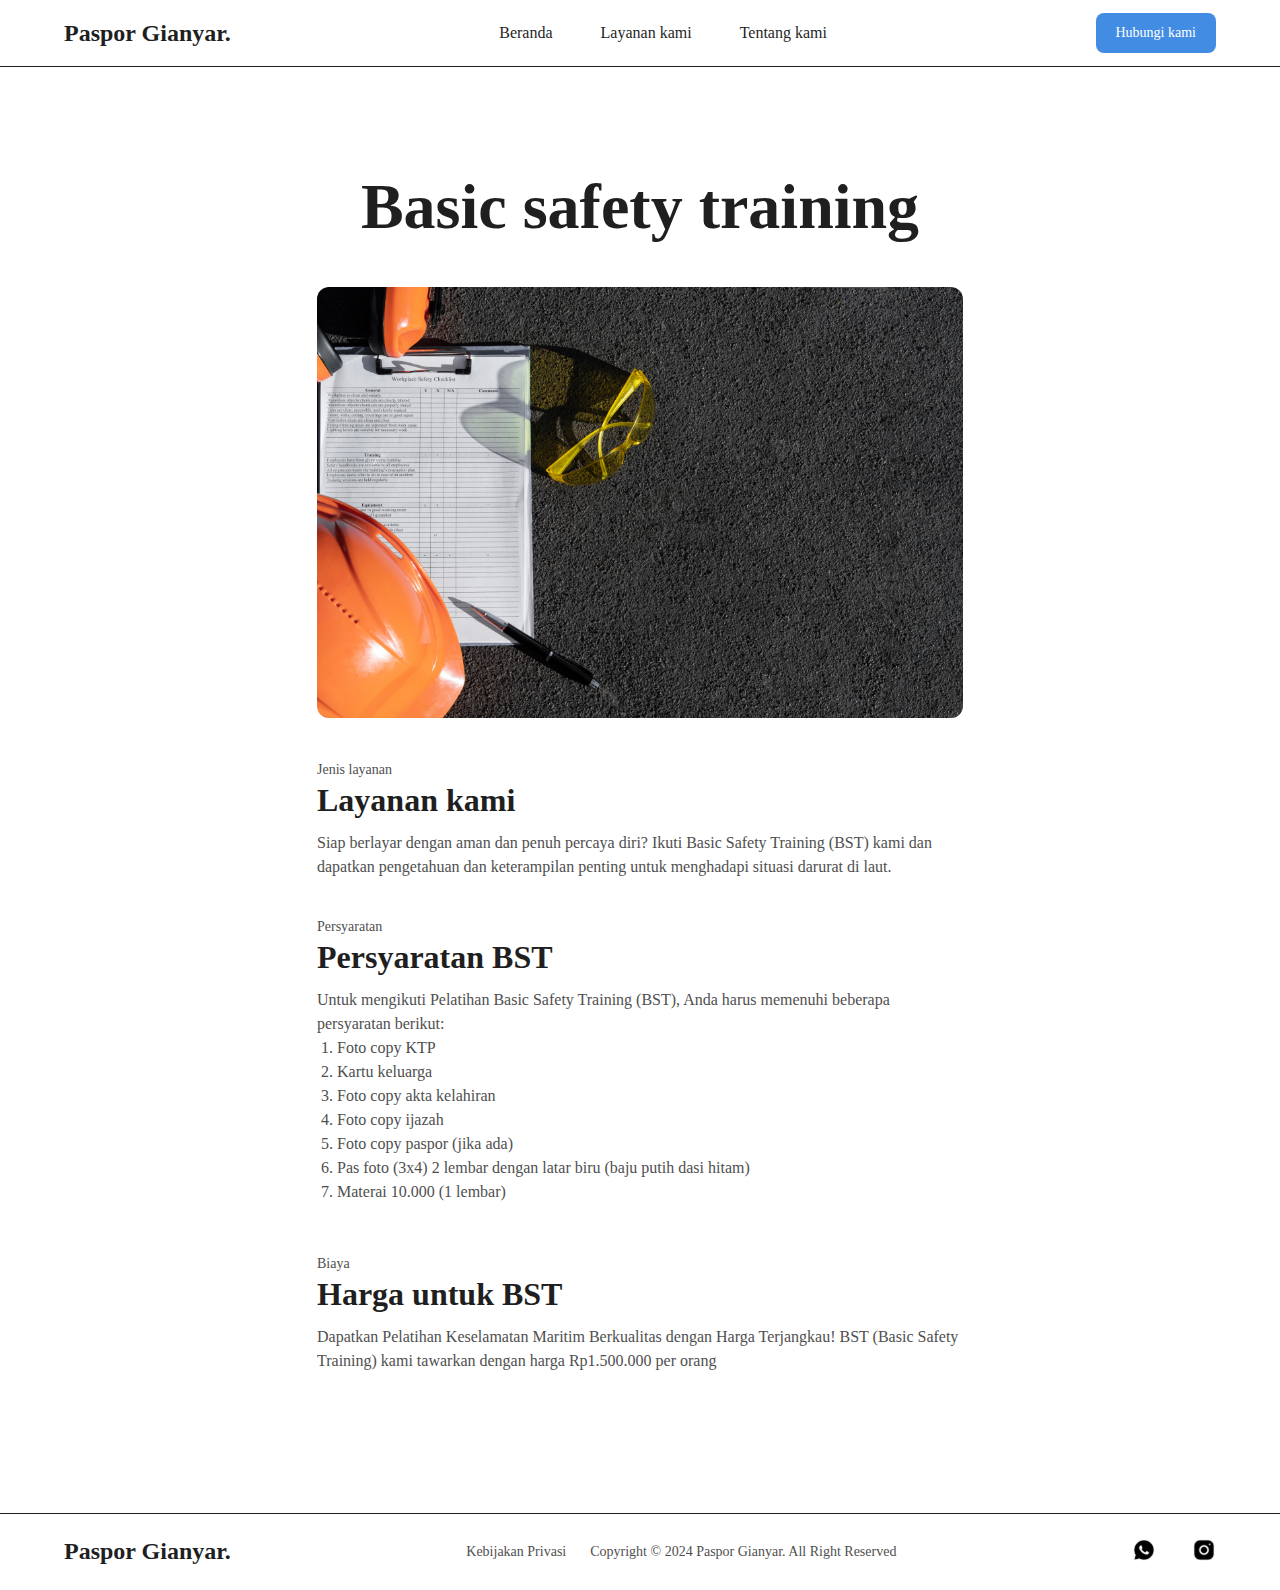
<file: bst.html>
<!DOCTYPE html>
<html lang="en">
  <head>
    <meta charset="UTF-8" />
    <meta name="viewport" content="width=device-width, initial-scale=1.0" />
    <title>BST</title>
    <link rel="stylesheet" href="style.css" />
    <link rel="icon" href="icon/favicon-01.png" type="image/x-icon" />
  </head>
  <body>
    <!-- Navbar -->
    <nav>
      <div class="navbar-container">
        <div class="nav-logo">
          <p><a href="index.html">Paspor Gianyar.</a></p>
        </div>
        <ul class="menu-item">
          <li><a href="index.html" class="hover-underline-animation">Beranda</a></li>
          <li>
            <a class="hover-underline-animation has-dropdown">Layanan kami</a>
            <div class="dropdown-menu">
              <div class="dropdown-container">
                <div class="back-icon">
                  <img src="icon/back-icon.svg" alt="back-icon" />
                </div>
                <div class="col">
                  <h3>Sertifikat Pelaut</h3>
                  <ul>
                    <li><a href="bst.html">BST</a></li>
                    <li><a href="revalidasi-bst.html">Revalidasi BST</a></li>
                    <li><a href="ssat.html">SSAT</a></li>
                    <li><a href="ccm-pscrb-sdsd.html">CCM/PSCRB/SDSD</a></li>
                  </ul>
                </div>
                <div class="col">
                  <h3>Paspor</h3>
                  <ul>
                    <li><a href="pembuatan-paspor.html">Pembuatan Paspor</a></li>
                    <li><a href="perpanjangan-paspor.html">Perpanjangan Paspor</a></li>
                  </ul>
                </div>
                <div class="col">
                  <h3>Buku Pelaut</h3>
                  <ul>
                    <li><a href="pembuatan-buku-pelaut.html">Pembuatan buku pelaut</a></li>
                    <li><a href="revalidasi-buku-pelaut.html">Revalidasi Buku Pelaut</a></li>
                  </ul>
                </div>
              </div>
            </div>
          </li>
          <li><a href="index.html#about-us" class="hover-underline-animation">Tentang kami</a></li>
        </ul>
        <div class="nav-btn">
          <button class="GFG" onclick="window.location.href = 'https://wa.me/6281236797086';">Hubungi kami</button>
        </div>
        <div class="menu-icon" id="menuIcon">
          <span></span>
          <span></span>
        </div>
      </div>
    </nav>

    <section class="services-page-hero-section">
      <div class="services-page-hero-container">
        <div class="services-page-hero-text">
          <h1>Basic safety training</h1>
        </div>

        <div class="services-page-hero-img">
          <img src="img/bst.jpg" alt="foto buku pelaut" />
        </div>
      </div>
    </section>

    <section class="services-page-content-section">
      <div class="services-page-content-container">
        <div class="services-page-content">
          <h3>Jenis layanan</h3>
          <h2>Layanan kami</h2>
          <p>Siap berlayar dengan aman dan penuh percaya diri? Ikuti Basic Safety Training (BST) kami dan dapatkan pengetahuan dan keterampilan penting untuk menghadapi situasi darurat di laut.</p>
        </div>
        <div class="services-page-content">
          <h3>Persyaratan</h3>
          <h2>Persyaratan BST</h2>
          <div class="persyaratan umum">
            <p>Untuk mengikuti Pelatihan Basic Safety Training (BST), Anda harus memenuhi beberapa persyaratan berikut:</p>
            <ol>
              <li>Foto copy KTP</li>
              <li>Kartu keluarga</li>
              <li>Foto copy akta kelahiran</li>
              <li>Foto copy ijazah</li>
              <li>Foto copy paspor (jika ada)</li>
              <li>Pas foto (3x4) 2 lembar dengan latar biru (baju putih dasi hitam)</li>
              <li>Materai 10.000 (1 lembar)</li>
            </ol>
          </div>
        </div>
        <div class="services-page-content">
          <h3>Biaya</h3>
          <h2>Harga untuk BST</h2>
          <p>Dapatkan Pelatihan Keselamatan Maritim Berkualitas dengan Harga Terjangkau! BST (Basic Safety Training) kami tawarkan dengan harga Rp1.500.000 per orang</p>
        </div>
      </div>
    </section>

    <!-- Footer -->
    <footer class="footer">
      <div class="footer-container">
        <div class="footer-title">
          <p>Paspor Gianyar.</p>
        </div>
        <div class="footer-text">
          <a class="privacy-policy" href="privacy&policy.html">Kebijakan Privasi</a>
          <p class="copyright">Copyright © 2024 Paspor Gianyar. All Right Reserved</p>
        </div>
        <div class="footer-icon">
          <a class="whatsapp-icon" href="https://wa.me/6281236797086"><img src="icon/WhatsApp.svg" alt="whatsapp-icon" /></a>
          <a class="instagram-icon" href="https://www.instagram.com/pasporgianyar"><img src="icon/Instagram.svg" alt="instagram-icon" /></a>
        </div>
      </div>
    </footer>
  </body>
  <script src="script.js"></script>
</html>
</file>
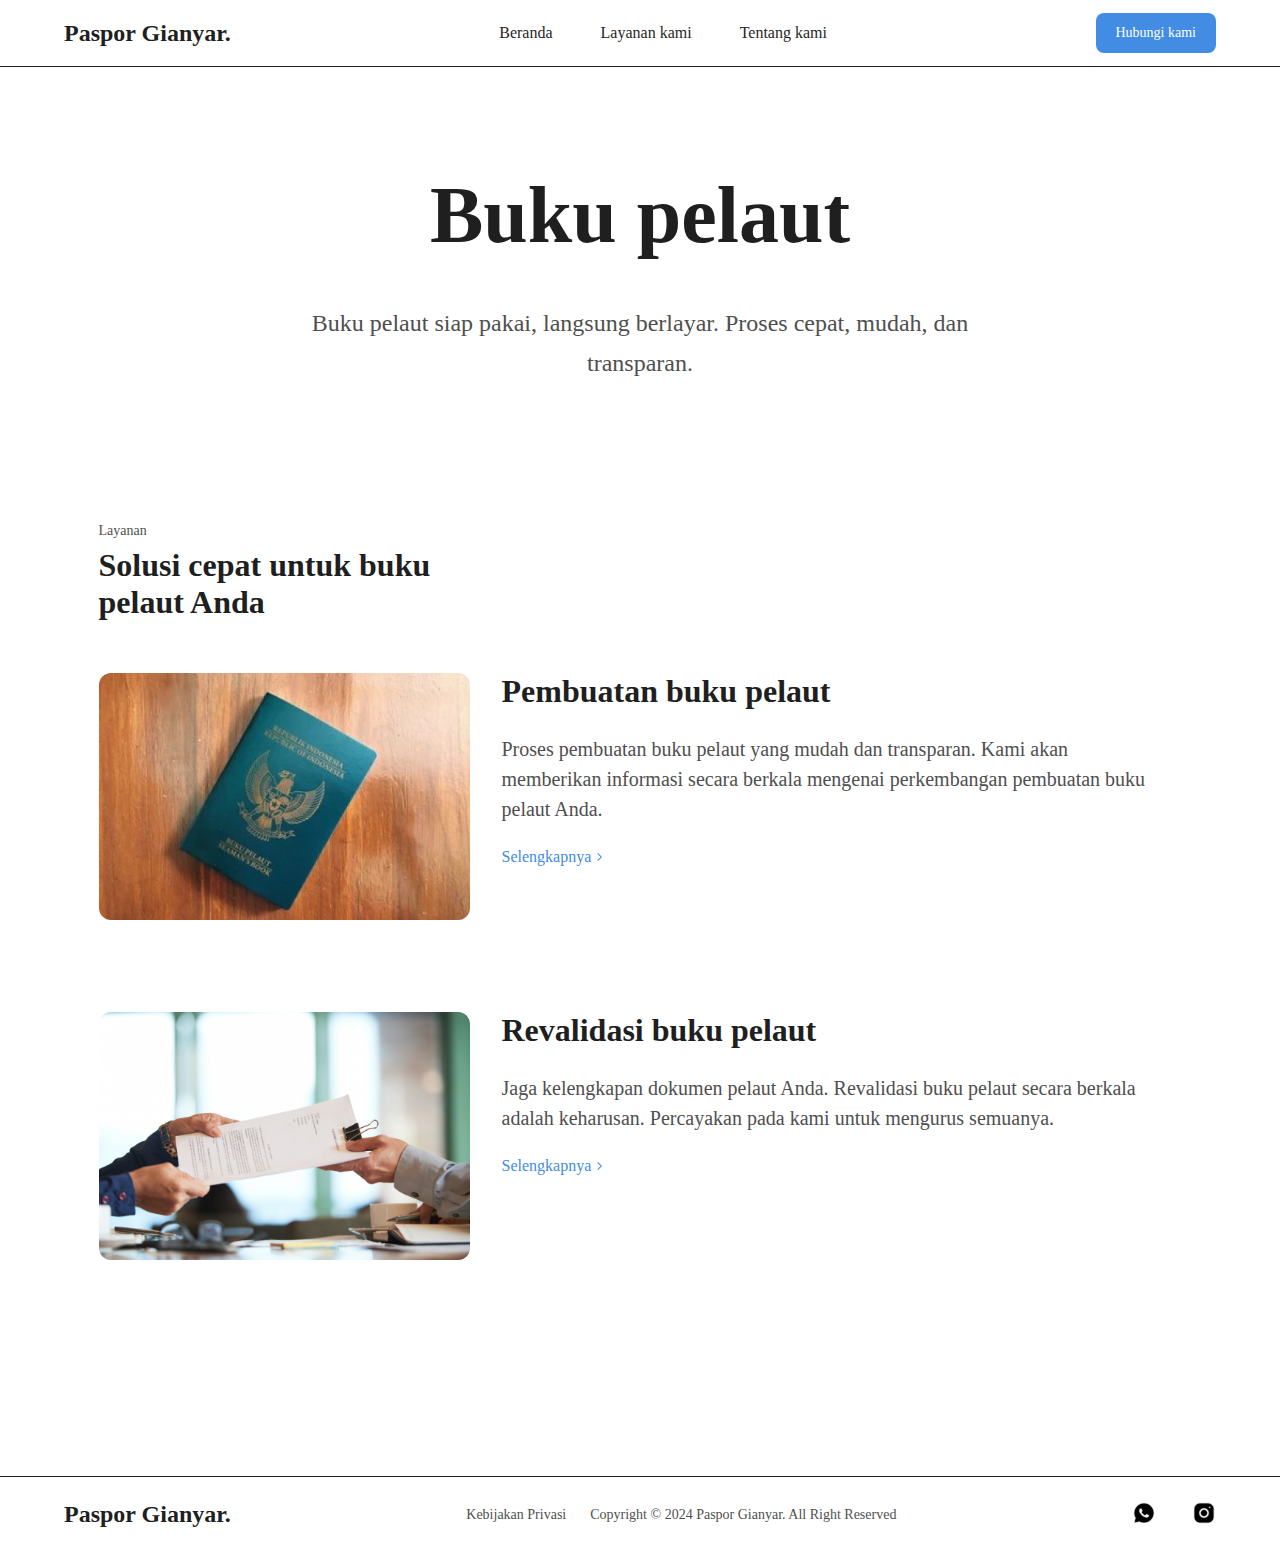
<file: buku-pelaut.html>
<!DOCTYPE html>
<html lang="en">
  <head>
    <meta charset="UTF-8" />
    <meta name="viewport" content="width=device-width, initial-scale=1.0" />
    <title>Buku pelaut</title>
    <link rel="stylesheet" href="style.css" />
    <link rel="icon" href="icon/favicon-01.png" type="image/x-icon" />
  </head>
  <body>
    <!-- Navbar -->
    <nav>
      <div class="navbar-container">
        <div class="nav-logo">
          <p><a href="index.html">Paspor Gianyar.</a></p>
        </div>
        <ul class="menu-item">
          <li><a href="index.html" class="hover-underline-animation">Beranda</a></li>
          <li>
            <a class="hover-underline-animation has-dropdown">Layanan kami</a>
            <div class="dropdown-menu">
              <div class="dropdown-container">
                <div class="back-icon">
                  <img src="icon/back-icon.svg" alt="back-icon" />
                </div>
                <div class="col">
                  <h3>Sertifikat Pelaut</h3>
                  <ul>
                    <li><a href="bst.html">BST</a></li>
                    <li><a href="revalidasi-bst.html">Revalidasi BST</a></li>
                    <li><a href="ssat.html">SSAT</a></li>
                    <li><a href="ccm-pscrb-sdsd.html">CCM/PSCRB/SDSD</a></li>
                  </ul>
                </div>
                <div class="col">
                  <h3>Paspor</h3>
                  <ul>
                    <li><a href="pembuatan-paspor.html">Pembuatan Paspor</a></li>
                    <li><a href="perpanjangan-paspor.html">Perpanjangan Paspor</a></li>
                  </ul>
                </div>
                <div class="col">
                  <h3>Buku Pelaut</h3>
                  <ul>
                    <li><a href="pembuatan-buku-pelaut.html">Pembuatan buku pelaut</a></li>
                    <li><a href="revalidasi-buku-pelaut.html">Revalidasi Buku Pelaut</a></li>
                  </ul>
                </div>
              </div>
            </div>
          </li>
          <li><a href="index.html#about-us" class="hover-underline-animation">Tentang kami</a></li>
        </ul>
        <div class="nav-btn">
          <button class="GFG" onclick="window.location.href = 'https://wa.me/6281236797086';">Hubungi kami</button>
        </div>
        <div class="menu-icon" id="menuIcon">
          <span></span>
          <span></span>
        </div>
      </div>
    </nav>

    <section class="paspor-hero">
      <div class="paspor-hero-section">
        <div class="paspor-title">
          <h1>Buku pelaut</h1>
        </div>
        <div class="paspor-text">
          <p>Buku pelaut siap pakai, langsung berlayar. Proses cepat, mudah, dan transparan.</p>
        </div>
      </div>
    </section>

    <section class="paspor-service-section">
      <div class="paspor-service-container">
        <div class="paspor-service-sub-heading">
          <h2>Layanan</h2>
          <h3>Solusi cepat untuk buku pelaut Anda</h3>
        </div>
        <div class="paspor-card">
          <div class="paspor-card-img">
            <img class="paspor-img" src="img/seaman-book.png" alt="foto buku pelaut" />
          </div>
          <div class="paspor-card-content">
            <div class="paspor-card-title">
              <h2>Pembuatan buku pelaut</h2>
            </div>
            <div class="paspor-card-text">
              <p>Proses pembuatan buku pelaut yang mudah dan transparan. Kami akan memberikan informasi secara berkala mengenai perkembangan pembuatan buku pelaut Anda.</p>
            </div>
            <div class="paspor-card-link">
              <a href="pembuatan-buku-pelaut.html">Selengkapnya</a>
            </div>
          </div>
        </div>
        <div class="paspor-card margin">
          <div class="paspor-card-img">
            <img class="paspor-img" src="img/seaman-boo-2.jpg" alt="ilustrasi perpanjang buku pelaut" />
          </div>
          <div class="paspor-card-content">
            <div class="paspor-card-title">
              <h2>Revalidasi buku pelaut</h2>
            </div>
            <div class="paspor-card-text">
              <p>Jaga kelengkapan dokumen pelaut Anda. Revalidasi buku pelaut secara berkala adalah keharusan. Percayakan pada kami untuk mengurus semuanya.</p>
            </div>
            <div class="paspor-card-link">
              <a href="revalidasi-buku-pelaut.html">Selengkapnya</a>
            </div>
          </div>
        </div>
      </div>
    </section>

    <!-- Footer -->
    <footer class="footer">
      <div class="footer-container">
        <div class="footer-title">
          <p>Paspor Gianyar.</p>
        </div>
        <div class="footer-text">
          <a class="privacy-policy" href="privacy&policy.html">Kebijakan Privasi</a>
          <p class="copyright">Copyright © 2024 Paspor Gianyar. All Right Reserved</p>
        </div>
        <div class="footer-icon">
          <a class="whatsapp-icon" href="https://wa.me/6281236797086"><img src="icon/WhatsApp.svg" alt="whatsapp-icon" /></a>
          <a class="instagram-icon" href="https://www.instagram.com/pasporgianyar"><img src="icon/Instagram.svg" alt="instagram-icon" /></a>
        </div>
      </div>
    </footer>
  </body>
  <script src="script.js"></script>
</html>
</file>
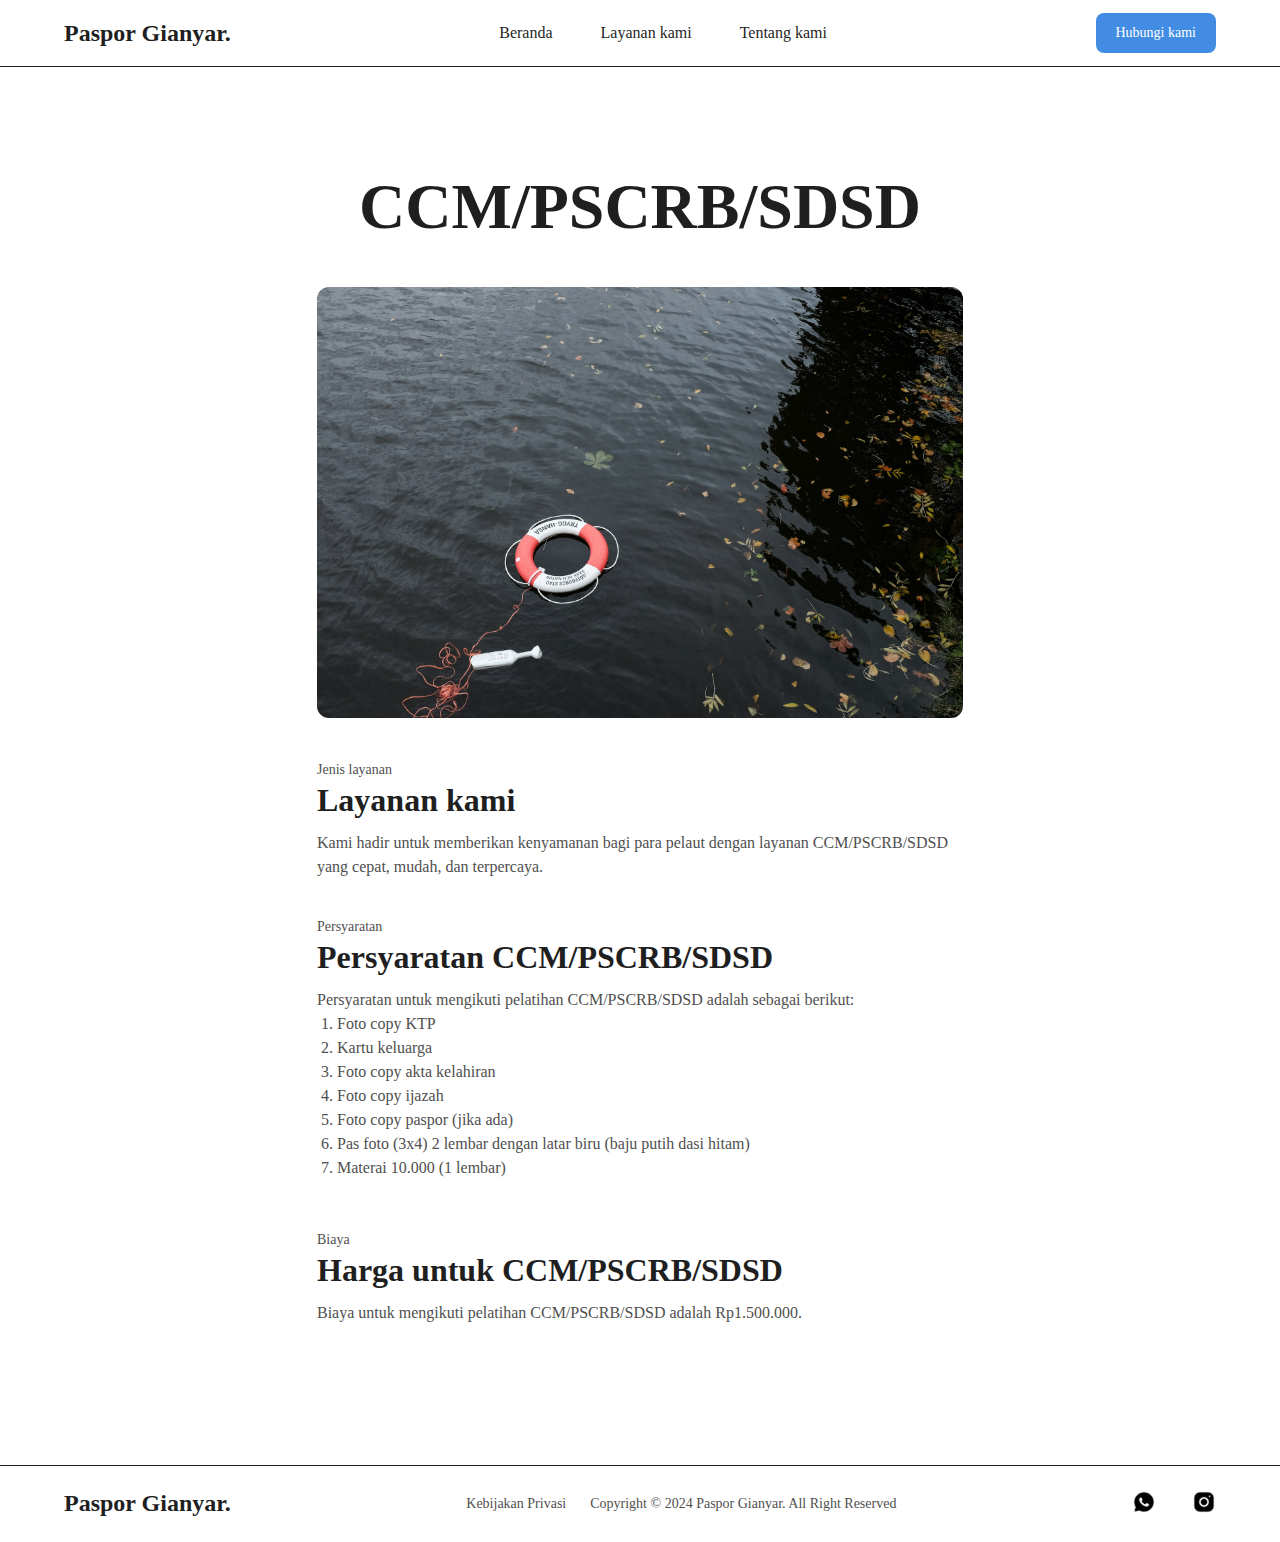
<file: ccm-pscrb-sdsd.html>
<!DOCTYPE html>
<html lang="en">
  <head>
    <meta charset="UTF-8" />
    <meta name="viewport" content="width=device-width, initial-scale=1.0" />
    <title>CCM/PSCRB/SDSD</title>
    <link rel="stylesheet" href="style.css" />
    <link rel="icon" href="icon/favicon-01.png" type="image/x-icon" />
  </head>
  <body>
    <!-- Navbar -->
    <nav>
      <div class="navbar-container">
        <div class="nav-logo">
          <p><a href="index.html">Paspor Gianyar.</a></p>
        </div>
        <ul class="menu-item">
          <li><a href="index.html" class="hover-underline-animation">Beranda</a></li>
          <li>
            <a class="hover-underline-animation has-dropdown">Layanan kami</a>
            <div class="dropdown-menu">
              <div class="dropdown-container">
                <div class="back-icon">
                  <img src="icon/back-icon.svg" alt="back-icon" />
                </div>
                <div class="col">
                  <h3>Sertifikat Pelaut</h3>
                  <ul>
                    <li><a href="bst.html">BST</a></li>
                    <li><a href="revalidasi-bst.html">Revalidasi BST</a></li>
                    <li><a href="ssat.html">SSAT</a></li>
                    <li><a href="ccm-pscrb-sdsd.html">CCM/PSCRB/SDSD</a></li>
                  </ul>
                </div>
                <div class="col">
                  <h3>Paspor</h3>
                  <ul>
                    <li><a href="pembuatan-paspor.html">Pembuatan Paspor</a></li>
                    <li><a href="perpanjangan-paspor.html">Perpanjangan Paspor</a></li>
                  </ul>
                </div>
                <div class="col">
                  <h3>Buku Pelaut</h3>
                  <ul>
                    <li><a href="pembuatan-buku-pelaut.html">Pembuatan buku pelaut</a></li>
                    <li><a href="revalidasi-buku-pelaut.html">Revalidasi Buku Pelaut</a></li>
                  </ul>
                </div>
              </div>
            </div>
          </li>
          <li><a href="index.html#about-us" class="hover-underline-animation">Tentang kami</a></li>
        </ul>
        <div class="nav-btn">
          <button class="GFG" onclick="window.location.href = 'https://wa.me/6281236797086';">Hubungi kami</button>
        </div>
        <div class="menu-icon" id="menuIcon">
          <span></span>
          <span></span>
        </div>
      </div>
    </nav>

    <section class="services-page-hero-section">
      <div class="services-page-hero-container">
        <div class="services-page-hero-text">
          <h1>CCM/PSCRB/SDSD</h1>
        </div>

        <div class="services-page-hero-img">
          <img src="img/ccm-pscrb-sdsd.jpg" alt="foto buku pelaut" />
        </div>
      </div>
    </section>

    <section class="services-page-content-section">
      <div class="services-page-content-container">
        <div class="services-page-content">
          <h3>Jenis layanan</h3>
          <h2>Layanan kami</h2>
          <p>Kami hadir untuk memberikan kenyamanan bagi para pelaut dengan layanan CCM/PSCRB/SDSD yang cepat, mudah, dan terpercaya.</p>
        </div>
        <div class="services-page-content">
          <h3>Persyaratan</h3>
          <h2>Persyaratan CCM/PSCRB/SDSD</h2>
          <div class="persyaratan umum">
            <p>Persyaratan untuk mengikuti pelatihan CCM/PSCRB/SDSD adalah sebagai berikut:</p>
            <ol>
              <li>Foto copy KTP</li>
              <li>Kartu keluarga</li>
              <li>Foto copy akta kelahiran</li>
              <li>Foto copy ijazah</li>
              <li>Foto copy paspor (jika ada)</li>
              <li>Pas foto (3x4) 2 lembar dengan latar biru (baju putih dasi hitam)</li>
              <li>Materai 10.000 (1 lembar)</li>
            </ol>
          </div>
        </div>
        <div class="services-page-content">
          <h3>Biaya</h3>
          <h2>Harga untuk CCM/PSCRB/SDSD</h2>
          <p>Biaya untuk mengikuti pelatihan CCM/PSCRB/SDSD adalah Rp1.500.000.</p>
        </div>
      </div>
    </section>

    <!-- Footer -->
    <footer class="footer">
      <div class="footer-container">
        <div class="footer-title">
          <p>Paspor Gianyar.</p>
        </div>
        <div class="footer-text">
          <a class="privacy-policy" href="privacy&policy.html">Kebijakan Privasi</a>
          <p class="copyright">Copyright © 2024 Paspor Gianyar. All Right Reserved</p>
        </div>
        <div class="footer-icon">
          <a class="whatsapp-icon" href="https://wa.me/6281236797086"><img src="icon/WhatsApp.svg" alt="whatsapp-icon" /></a>
          <a class="instagram-icon" href="https://www.instagram.com/pasporgianyar"><img src="icon/Instagram.svg" alt="instagram-icon" /></a>
        </div>
      </div>
    </footer>
  </body>
  <script src="script.js"></script>
</html>
</file>
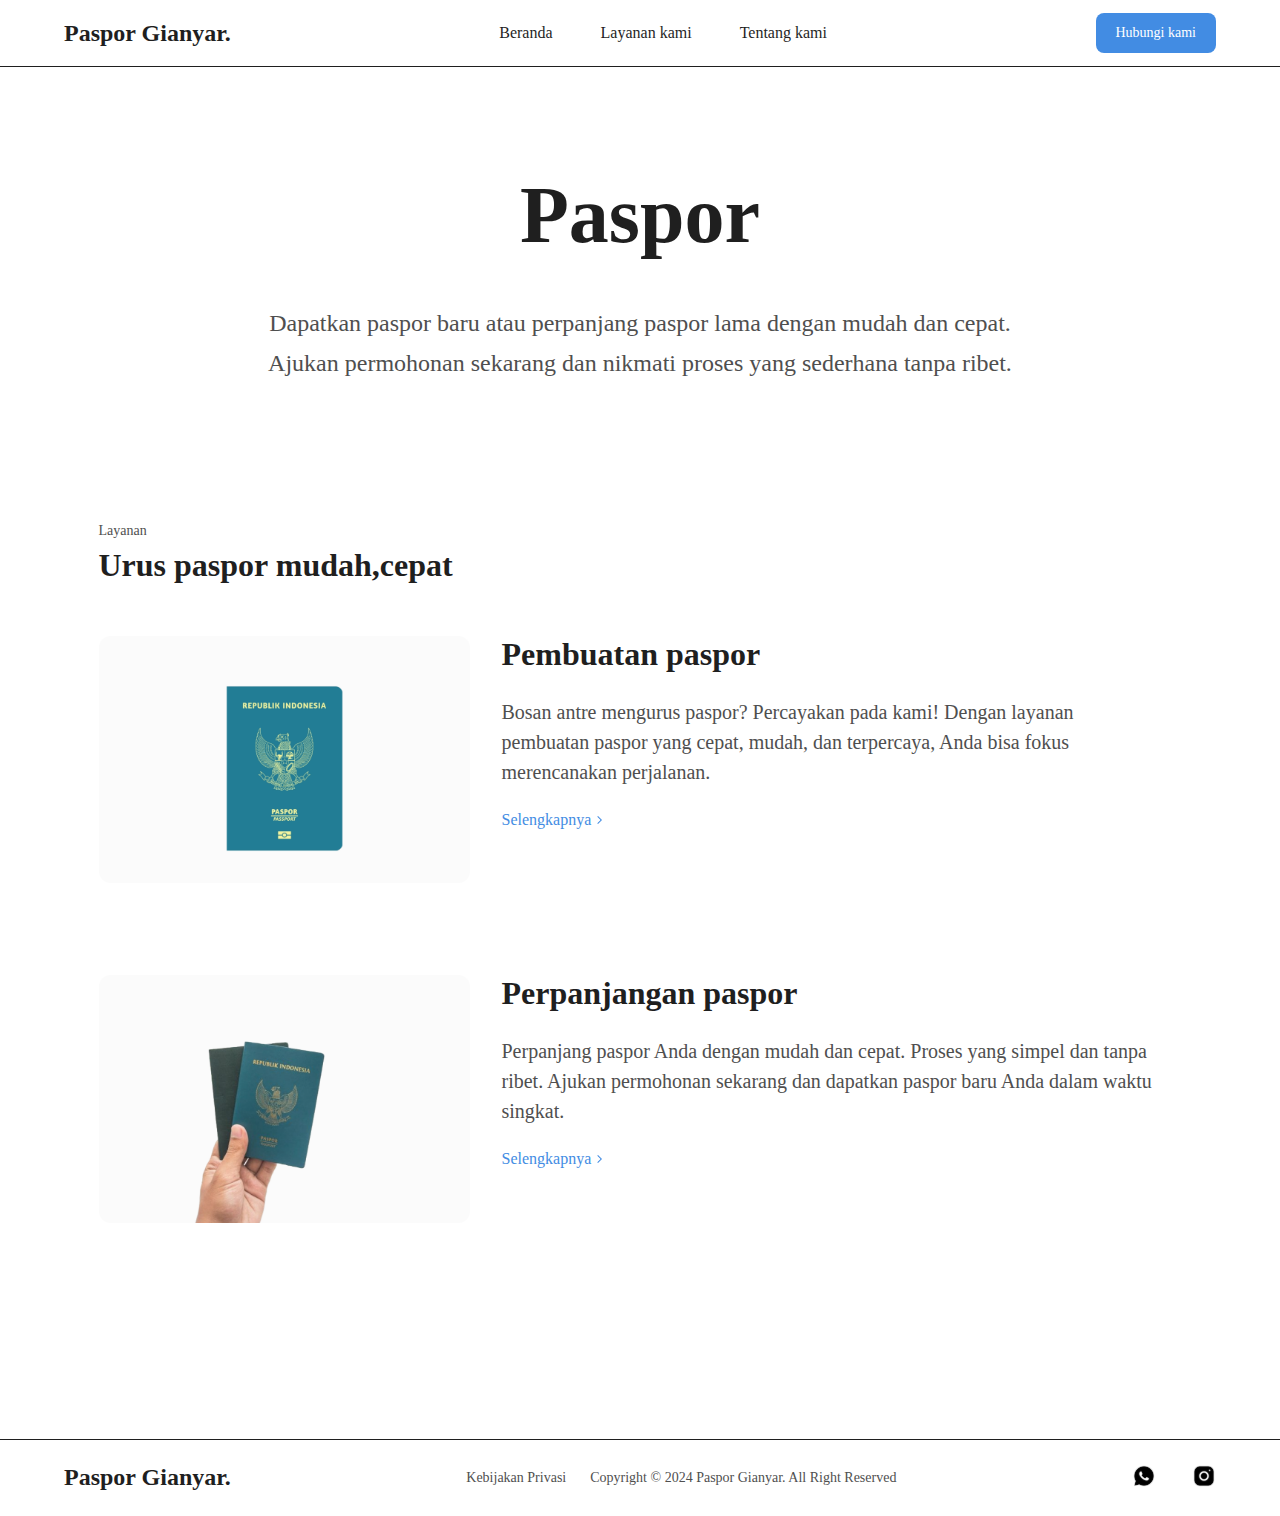
<file: paspor.html>
<!DOCTYPE html>
<html lang="en">
  <head>
    <meta charset="UTF-8" />
    <meta name="viewport" content="width=device-width, initial-scale=1.0" />
    <title>Paspor</title>
    <link rel="stylesheet" href="style.css" />
    <link rel="icon" href="icon/favicon-01.png" type="image/x-icon" />
  </head>
  <body>
    <!-- Navbar -->
    <nav>
      <div class="navbar-container">
        <div class="nav-logo">
          <p><a href="index.html">Paspor Gianyar.</a></p>
        </div>
        <ul class="menu-item">
          <li><a href="index.html" class="hover-underline-animation">Beranda</a></li>
          <li>
            <a class="hover-underline-animation has-dropdown">Layanan kami</a>
            <div class="dropdown-menu">
              <div class="dropdown-container">
                <div class="back-icon">
                  <img src="icon/back-icon.svg" alt="back-icon" />
                </div>
                <div class="col">
                  <h3>Sertifikat Pelaut</h3>
                  <ul>
                    <li><a href="bst.html">BST</a></li>
                    <li><a href="revalidasi-bst.html">Revalidasi BST</a></li>
                    <li><a href="ssat.html">SSAT</a></li>
                    <li><a href="ccm-pscrb-sdsd.html">CCM/PSCRB/SDSD</a></li>
                  </ul>
                </div>
                <div class="col">
                  <h3>Paspor</h3>
                  <ul>
                    <li><a href="pembuatan-paspor.html">Pembuatan Paspor</a></li>
                    <li><a href="perpanjangan-paspor.html">Perpanjangan Paspor</a></li>
                  </ul>
                </div>
                <div class="col">
                  <h3>Buku Pelaut</h3>
                  <ul>
                    <li><a href="pembuatan-buku-pelaut.html">Pembuatan buku pelaut</a></li>
                    <li><a href="revalidasi-buku-pelaut.html">Revalidasi Buku Pelaut</a></li>
                  </ul>
                </div>
              </div>
            </div>
          </li>
          <li><a href="index.html#about-us" class="hover-underline-animation">Tentang kami</a></li>
        </ul>
        <div class="nav-btn">
          <button class="GFG" onclick="window.location.href = 'https://wa.me/6281236797086';">Hubungi kami</button>
        </div>
        <div class="menu-icon" id="menuIcon">
          <span></span>
          <span></span>
        </div>
      </div>
    </nav>

    <section class="paspor-hero">
      <div class="paspor-hero-section">
        <div class="paspor-title">
          <h1>Paspor</h1>
        </div>
        <div class="paspor-text">
          <p>Dapatkan paspor baru atau perpanjang paspor lama dengan mudah dan cepat. Ajukan permohonan sekarang dan nikmati proses yang sederhana tanpa ribet.</p>
        </div>
      </div>
    </section>

    <section class="paspor-service-section">
      <div class="paspor-service-container">
        <div class="paspor-service-sub-heading">
          <h2>Layanan</h2>
          <h3>Urus paspor mudah,cepat</h3>
        </div>
        <div class="paspor-card">
          <div class="paspor-card-img">
            <img class="paspor-img" src="img/paspor.png" alt="foto paspor" />
          </div>
          <div class="paspor-card-content">
            <div class="paspor-card-title">
              <h2>Pembuatan paspor</h2>
            </div>
            <div class="paspor-card-text">
              <p>Bosan antre mengurus paspor? Percayakan pada kami! Dengan layanan pembuatan paspor yang cepat, mudah, dan terpercaya, Anda bisa fokus merencanakan perjalanan.</p>
            </div>
            <div class="paspor-card-link">
              <a href="pembuatan-paspor.html">Selengkapnya</a>
            </div>
          </div>
        </div>
        <div class="paspor-card margin">
          <div class="paspor-card-img">
            <img class="paspor-img" src="img/paspor2.png" alt="foto tangan memegang paspor" />
          </div>
          <div class="paspor-card-content">
            <div class="paspor-card-title">
              <h2>Perpanjangan paspor</h2>
            </div>
            <div class="paspor-card-text">
              <p>Perpanjang paspor Anda dengan mudah dan cepat. Proses yang simpel dan tanpa ribet. Ajukan permohonan sekarang dan dapatkan paspor baru Anda dalam waktu singkat.</p>
            </div>
            <div class="paspor-card-link">
              <a href="perpanjangan-paspor.html">Selengkapnya</a>
            </div>
          </div>
        </div>
      </div>
    </section>

    <!-- Footer -->
    <footer class="footer">
      <div class="footer-container">
        <div class="footer-title">
          <p>Paspor Gianyar.</p>
        </div>
        <div class="footer-text">
          <a class="privacy-policy" href="privacy&policy.html">Kebijakan Privasi</a>
          <p class="copyright">Copyright © 2024 Paspor Gianyar. All Right Reserved</p>
        </div>
        <div class="footer-icon">
          <a class="whatsapp-icon" href="https://wa.me/6281236797086"><img src="icon/WhatsApp.svg" alt="whatsapp-icon" /></a>
          <a class="instagram-icon" href="https://www.instagram.com/pasporgianyar"><img src="icon/Instagram.svg" alt="instagram-icon" /></a>
        </div>
      </div>
    </footer>
  </body>
  <script src="script.js"></script>
</html>
</file>
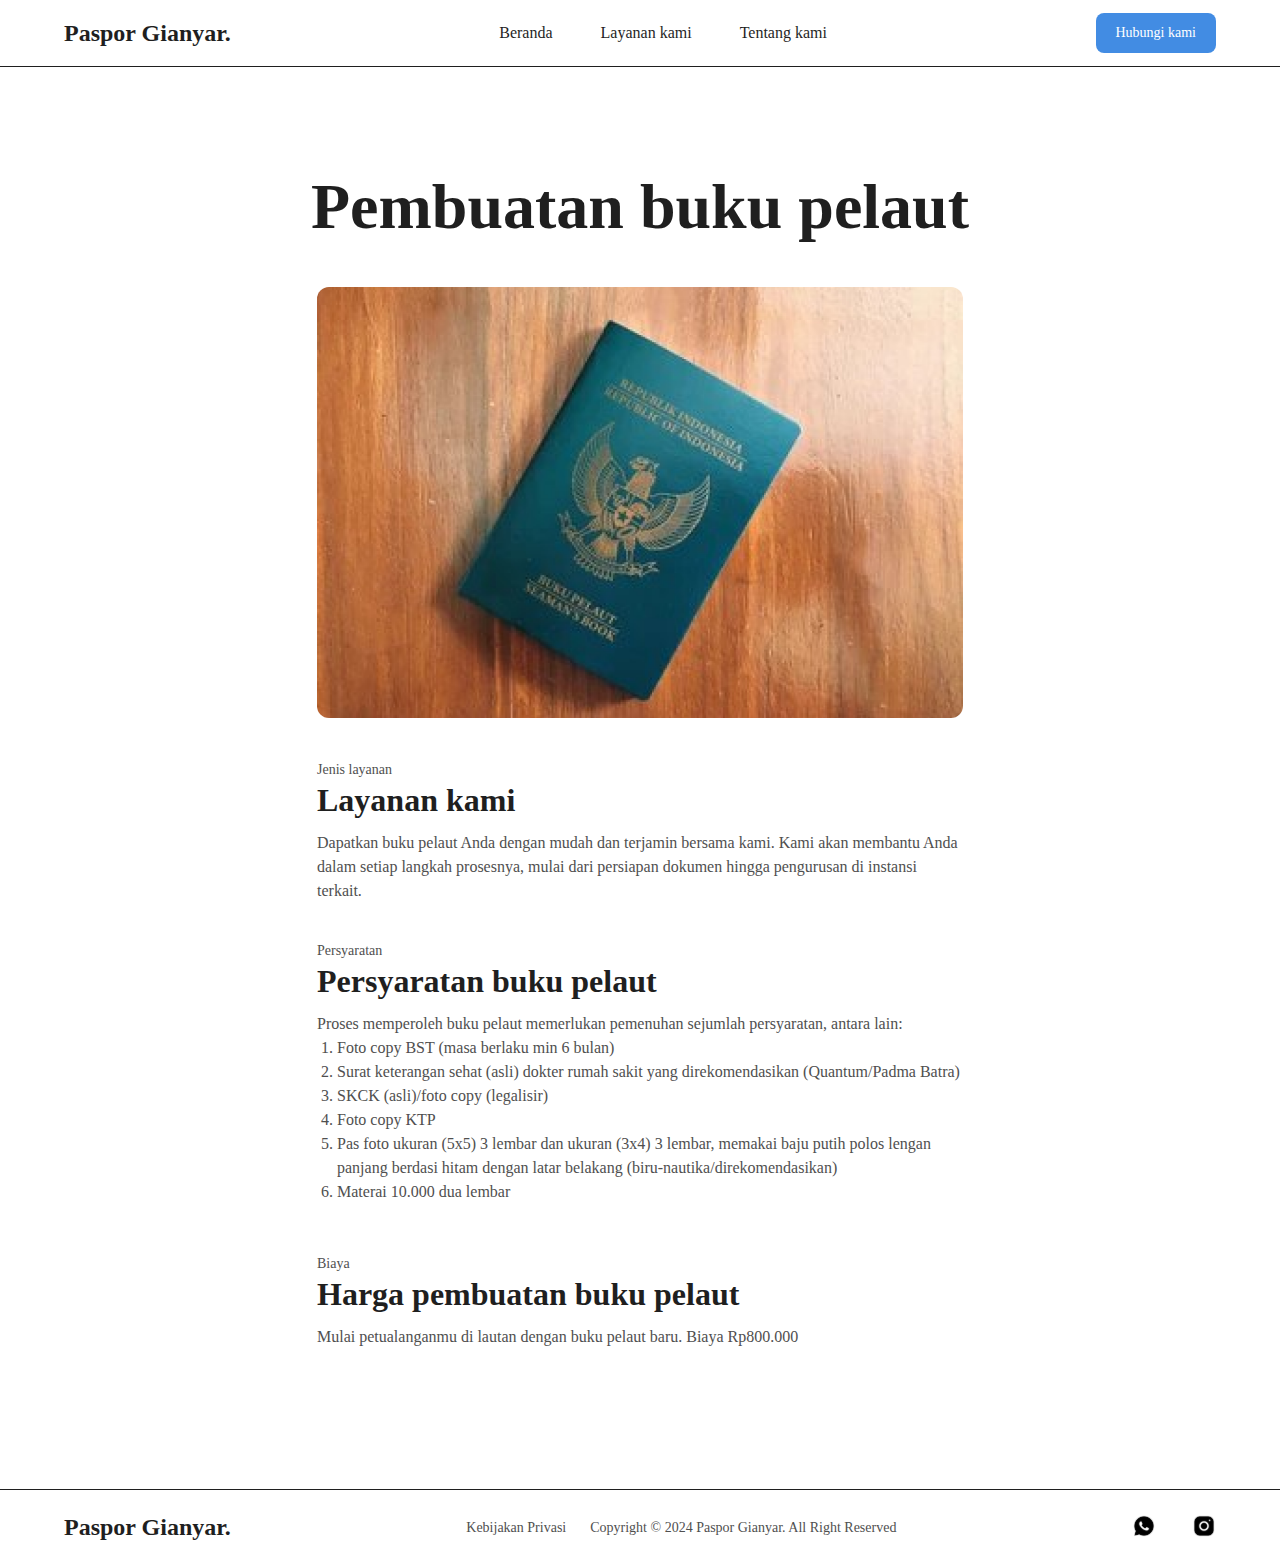
<file: pembuatan-buku-pelaut.html>
<!DOCTYPE html>
<html lang="en">
  <head>
    <meta charset="UTF-8" />
    <meta name="viewport" content="width=device-width, initial-scale=1.0" />
    <title>Pembuatan buku pelaut</title>
    <link rel="stylesheet" href="style.css" />
    <link rel="icon" href="icon/favicon-01.png" type="image/x-icon" />
  </head>
  <body>
    <!-- Navbar -->
    <nav>
      <div class="navbar-container">
        <div class="nav-logo">
          <p><a href="index.html">Paspor Gianyar.</a></p>
        </div>
        <ul class="menu-item">
          <li><a href="index.html" class="hover-underline-animation">Beranda</a></li>
          <li>
            <a class="hover-underline-animation has-dropdown">Layanan kami</a>
            <div class="dropdown-menu">
              <div class="dropdown-container">
                <div class="back-icon">
                  <img src="icon/back-icon.svg" alt="back-icon" />
                </div>
                <div class="col">
                  <h3>Sertifikat Pelaut</h3>
                  <ul>
                    <li><a href="bst.html">BST</a></li>
                    <li><a href="revalidasi-bst.html">Revalidasi BST</a></li>
                    <li><a href="ssat.html">SSAT</a></li>
                    <li><a href="ccm-pscrb-sdsd.html">CCM/PSCRB/SDSD</a></li>
                  </ul>
                </div>
                <div class="col">
                  <h3>Paspor</h3>
                  <ul>
                    <li><a href="pembuatan-paspor.html">Pembuatan Paspor</a></li>
                    <li><a href="perpanjangan-paspor.html">Perpanjangan Paspor</a></li>
                  </ul>
                </div>
                <div class="col">
                  <h3>Buku Pelaut</h3>
                  <ul>
                    <li><a href="pembuatan-buku-pelaut.html">Pembuatan buku pelaut</a></li>
                    <li><a href="revalidasi-buku-pelaut.html">Revalidasi Buku Pelaut</a></li>
                  </ul>
                </div>
              </div>
            </div>
          </li>
          <li><a href="index.html#about-us" class="hover-underline-animation">Tentang kami</a></li>
        </ul>
        <div class="nav-btn">
          <button class="GFG" onclick="window.location.href = 'https://wa.me/6281236797086';">Hubungi kami</button>
        </div>
        <div class="menu-icon" id="menuIcon">
          <span></span>
          <span></span>
        </div>
      </div>
    </nav>

    <section class="services-page-hero-section">
      <div class="services-page-hero-container">
        <div class="services-page-hero-text">
          <h1>Pembuatan buku pelaut</h1>
        </div>

        <div class="services-page-hero-img">
          <img src="img/seaman-book.png" alt="foto buku pelaut " />
        </div>
      </div>
    </section>

    <section class="services-page-content-section">
      <div class="services-page-content-container">
        <div class="services-page-content">
          <h3>Jenis layanan</h3>
          <h2>Layanan kami</h2>
          <p>Dapatkan buku pelaut Anda dengan mudah dan terjamin bersama kami. Kami akan membantu Anda dalam setiap langkah prosesnya, mulai dari persiapan dokumen hingga pengurusan di instansi terkait.</p>
        </div>
        <div class="services-page-content">
          <h3>Persyaratan</h3>
          <h2>Persyaratan buku pelaut</h2>
          <div class="persyaratan umum">
            <p>Proses memperoleh buku pelaut memerlukan pemenuhan sejumlah persyaratan, antara lain:</p>
            <ol>
              <li>Foto copy BST (masa berlaku min 6 bulan)</li>
              <li>Surat keterangan sehat (asli) dokter rumah sakit yang direkomendasikan (Quantum/Padma Batra)</li>
              <li>SKCK (asli)/foto copy (legalisir)</li>
              <li>Foto copy KTP</li>
              <li>Pas foto ukuran (5x5) 3 lembar dan ukuran (3x4) 3 lembar, memakai baju putih polos lengan panjang berdasi hitam dengan latar belakang (biru-nautika/direkomendasikan)</li>
              <li>Materai 10.000 dua lembar</li>
            </ol>
          </div>
        </div>
        <div class="services-page-content">
          <h3>Biaya</h3>
          <h2>Harga pembuatan buku pelaut</h2>
          <p>Mulai petualanganmu di lautan dengan buku pelaut baru. Biaya Rp800.000</p>
        </div>
      </div>
    </section>

    <!-- Footer -->
    <footer class="footer">
      <div class="footer-container">
        <div class="footer-title">
          <p>Paspor Gianyar.</p>
        </div>
        <div class="footer-text">
          <a class="privacy-policy" href="privacy&policy.html">Kebijakan Privasi</a>
          <p class="copyright">Copyright © 2024 Paspor Gianyar. All Right Reserved</p>
        </div>
        <div class="footer-icon">
          <a class="whatsapp-icon" href="https://wa.me/6281236797086"><img src="icon/WhatsApp.svg" alt="whatsapp-icon" /></a>
          <a class="instagram-icon" href="https://www.instagram.com/pasporgianyar"><img src="icon/Instagram.svg" alt="instagram-icon" /></a>
        </div>
      </div>
    </footer>
  </body>
  <script src="script.js"></script>
</html>
</file>
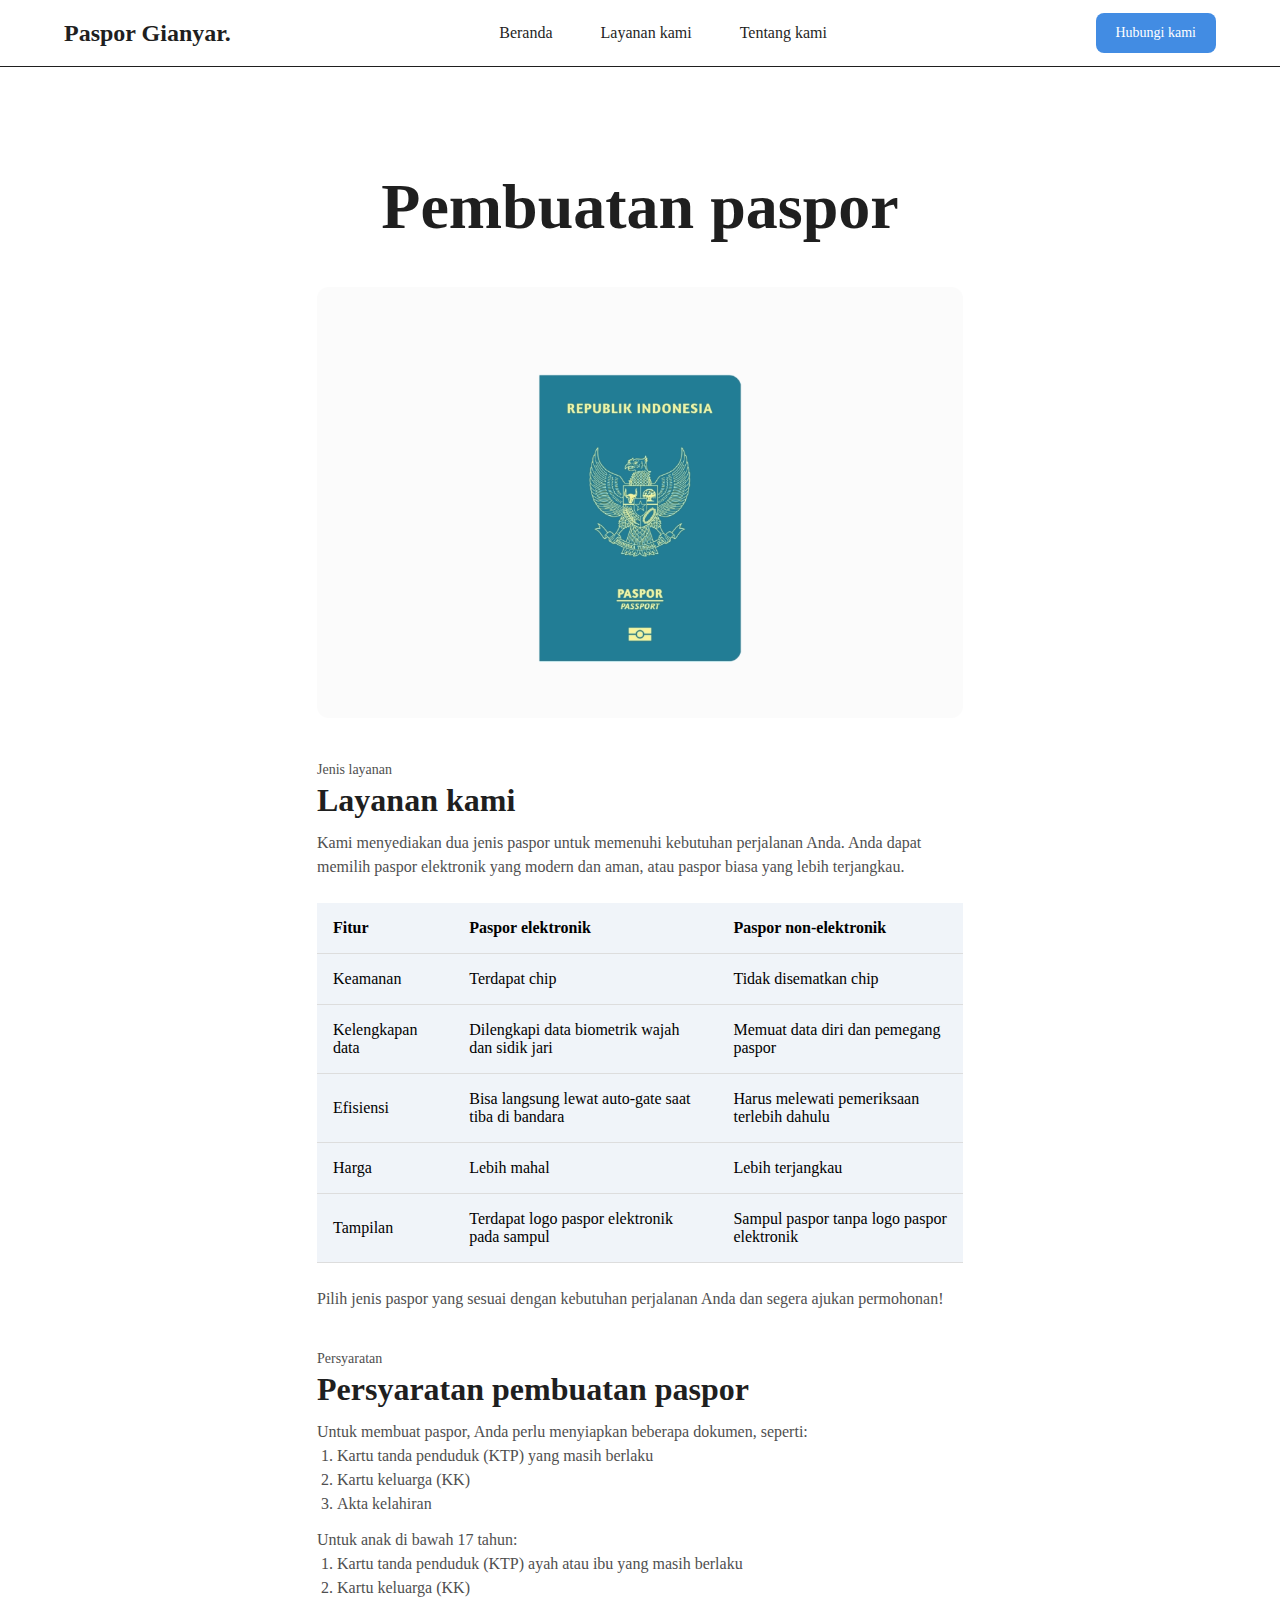
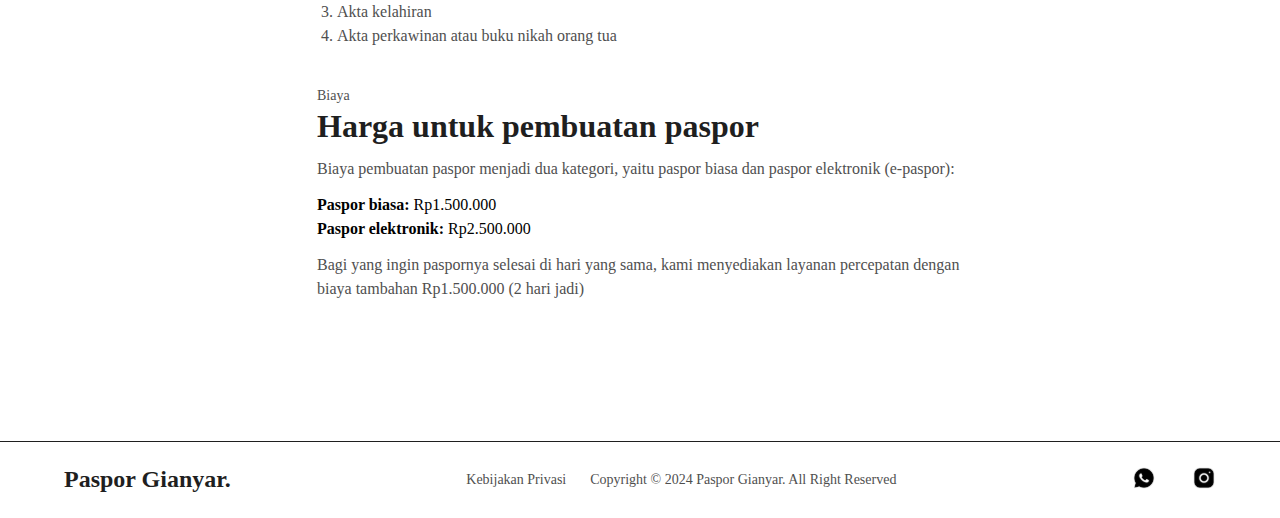
<file: pembuatan-paspor.html>
<!DOCTYPE html>
<html lang="en">
  <head>
    <meta charset="UTF-8" />
    <meta name="viewport" content="width=device-width, initial-scale=1.0" />
    <title>Pembuatan paspor</title>
    <link rel="stylesheet" href="style.css" />
    <link rel="icon" href="icon/favicon-01.png" type="image/x-icon" />
  </head>
  <body>
    <!-- Navbar -->
    <nav>
      <div class="navbar-container">
        <div class="nav-logo">
          <p><a href="index.html">Paspor Gianyar.</a></p>
        </div>
        <ul class="menu-item">
          <li><a href="index.html" class="hover-underline-animation">Beranda</a></li>
          <li>
            <a class="hover-underline-animation has-dropdown">Layanan kami</a>
            <div class="dropdown-menu">
              <div class="dropdown-container">
                <div class="back-icon">
                  <img src="icon/back-icon.svg" alt="back-icon" />
                </div>
                <div class="col">
                  <h3>Sertifikat Pelaut</h3>
                  <ul>
                    <li><a href="bst.html">BST</a></li>
                    <li><a href="revalidasi-bst.html">Revalidasi BST</a></li>
                    <li><a href="ssat.html">SSAT</a></li>
                    <li><a href="ccm-pscrb-sdsd.html">CCM/PSCRB/SDSD</a></li>
                  </ul>
                </div>
                <div class="col">
                  <h3>Paspor</h3>
                  <ul>
                    <li><a href="pembuatan-paspor.html">Pembuatan Paspor</a></li>
                    <li><a href="perpanjangan-paspor.html">Perpanjangan Paspor</a></li>
                  </ul>
                </div>
                <div class="col">
                  <h3>Buku Pelaut</h3>
                  <ul>
                    <li><a href="pembuatan-buku-pelaut.html">Pembuatan buku pelaut</a></li>
                    <li><a href="revalidasi-buku-pelaut.html">Revalidasi Buku Pelaut</a></li>
                  </ul>
                </div>
              </div>
            </div>
          </li>
          <li><a href="index.html#about-us" class="hover-underline-animation">Tentang kami</a></li>
        </ul>
        <div class="nav-btn">
          <button class="GFG" onclick="window.location.href = 'https://wa.me/6281236797086';">Hubungi kami</button>
        </div>
        <div class="menu-icon" id="menuIcon">
          <span></span>
          <span></span>
        </div>
      </div>
    </nav>

    <section class="services-page-hero-section">
      <div class="services-page-hero-container">
        <div class="services-page-hero-text">
          <h1>Pembuatan paspor</h1>
        </div>

        <div class="services-page-hero-img">
          <img src="img/paspor.png" alt="foto paspor " />
        </div>
      </div>
    </section>

    <section class="services-page-content-section">
      <div class="services-page-content-container">
        <div class="services-page-content">
          <h3>Jenis layanan</h3>
          <h2>Layanan kami</h2>
          <p>Kami menyediakan dua jenis paspor untuk memenuhi kebutuhan perjalanan Anda. Anda dapat memilih paspor elektronik yang modern dan aman, atau paspor biasa yang lebih terjangkau.</p>
          <table>
            <thead>
              <tr>
                <th scope="col">Fitur</th>
                <th scope="col">Paspor elektronik</th>
                <th scope="col">Paspor non-elektronik</th>
              </tr>
            </thead>
            <tbody>
              <tr>
                <td data-label="Account">Keamanan</td>
                <td data-label="Due Date">Terdapat chip</td>
                <td data-label="Amount">Tidak disematkan chip</td>
              </tr>
              <tr>
                <td scope="row" data-label="Account">Kelengkapan data</td>
                <td data-label="Due Date">Dilengkapi data biometrik wajah dan sidik jari</td>
                <td data-label="Amount">Memuat data diri dan pemegang paspor</td>
              </tr>
              <tr>
                <td scope="row" data-label="Account">Efisiensi</td>
                <td data-label="Due Date">Bisa langsung lewat auto-gate saat tiba di bandara</td>
                <td data-label="Amount">Harus melewati pemeriksaan terlebih dahulu</td>
              </tr>
              <tr>
                <td scope="row" data-label="Acount">Harga</td>
                <td data-label="Due Date">Lebih mahal</td>
                <td data-label="Amount">Lebih terjangkau</td>
              </tr>
              <tr>
                <td scope="row" data-label="Acount">Tampilan</td>
                <td data-label="Due Date">Terdapat logo paspor elektronik pada sampul</td>
                <td data-label="Amount">Sampul paspor tanpa logo paspor elektronik</td>
              </tr>
            </tbody>
          </table>
          <p>Pilih jenis paspor yang sesuai dengan kebutuhan perjalanan Anda dan segera ajukan permohonan!</p>
        </div>
        <div class="services-page-content">
          <h3>Persyaratan</h3>
          <h2>Persyaratan pembuatan paspor</h2>
          <div class="persyaratan umum">
            <p>Untuk membuat paspor, Anda perlu menyiapkan beberapa dokumen, seperti:</p>
            <ol>
              <li>Kartu tanda penduduk (KTP) yang masih berlaku</li>
              <li>Kartu keluarga (KK)</li>
              <li>Akta kelahiran</li>
            </ol>
          </div>
          <div class="persyaratan anak">
            <p>Untuk anak di bawah 17 tahun:</p>
            <ol>
              <li>Kartu tanda penduduk (KTP) ayah atau ibu yang masih berlaku</li>
              <li>Kartu keluarga (KK)</li>
              <li>Akta kelahiran</li>
              <li>Akta perkawinan atau buku nikah orang tua</li>
            </ol>
          </div>
        </div>
        <div class="services-page-content">
          <h3>Biaya</h3>
          <h2>Harga untuk pembuatan paspor</h2>
          <p>Biaya pembuatan paspor menjadi dua kategori, yaitu paspor biasa dan paspor elektronik (e-paspor):</p>
          <ul class="biaya">
            <li>Paspor biasa: <span>Rp1.500.000</span></li>
            <li>Paspor elektronik: <span>Rp2.500.000</span></li>
          </ul>
          <p>Bagi yang ingin paspornya selesai di hari yang sama, kami menyediakan layanan percepatan dengan biaya tambahan Rp1.500.000 (2 hari jadi)</p>
        </div>
      </div>
    </section>

    <!-- Footer -->
    <footer class="footer">
      <div class="footer-container">
        <div class="footer-title">
          <p>Paspor Gianyar.</p>
        </div>
        <div class="footer-text">
          <a class="privacy-policy" href="privacy&policy.html">Kebijakan Privasi</a>
          <p class="copyright">Copyright © 2024 Paspor Gianyar. All Right Reserved</p>
        </div>
        <div class="footer-icon">
          <a class="whatsapp-icon" href="https://wa.me/6281236797086"><img src="icon/WhatsApp.svg" alt="whatsapp-icon" /></a>
          <a class="instagram-icon" href="https://www.instagram.com/pasporgianyar"><img src="icon/Instagram.svg" alt="instagram-icon" /></a>
        </div>
      </div>
    </footer>
  </body>
  <script src="script.js"></script>
</html>
</file>
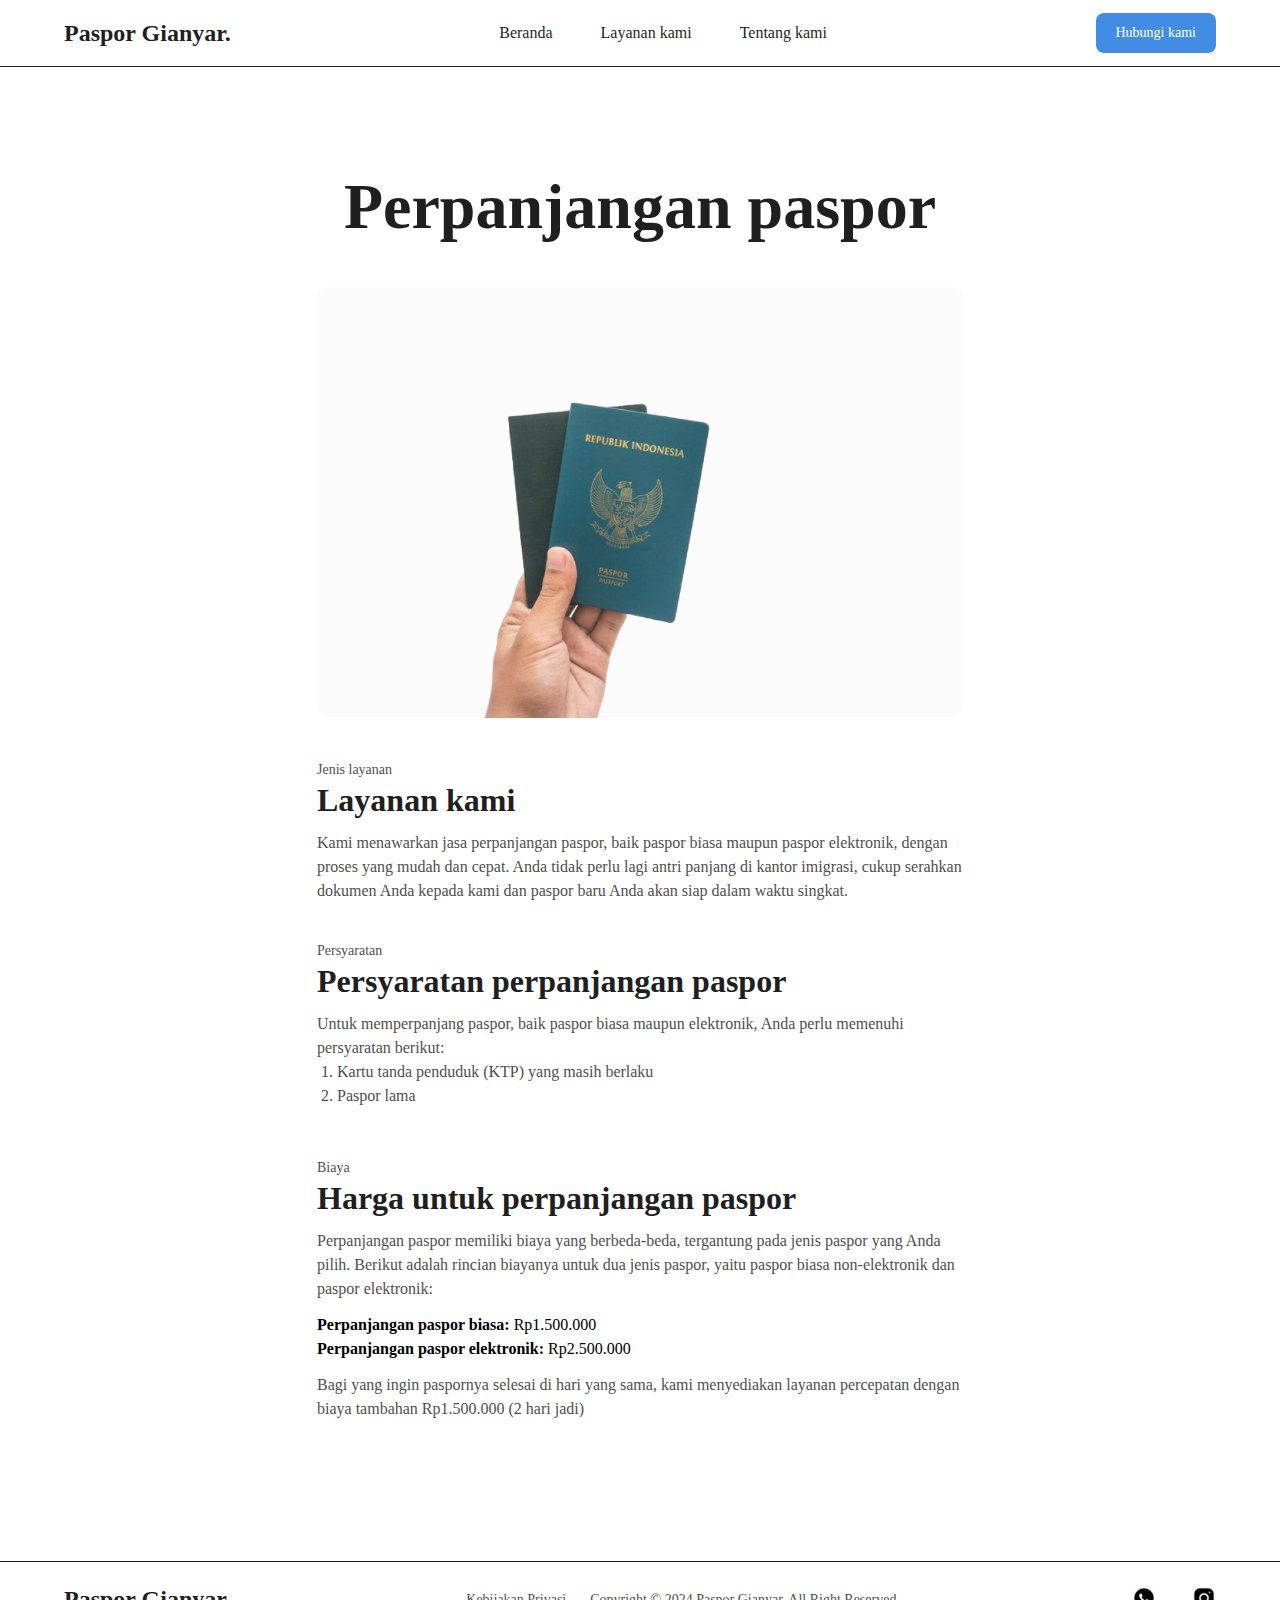
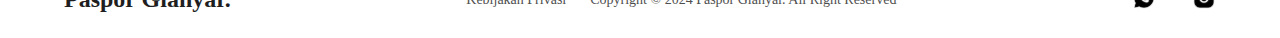
<file: perpanjangan-paspor.html>
<!DOCTYPE html>
<html lang="en">
  <head>
    <meta charset="UTF-8" />
    <meta name="viewport" content="width=device-width, initial-scale=1.0" />
    <title>Perpanjangan paspor</title>
    <link rel="stylesheet" href="style.css" />
    <link rel="icon" href="icon/favicon-01.png" type="image/x-icon" />
  </head>
  <body>
    <!-- Navbar -->
    <nav>
      <div class="navbar-container">
        <div class="nav-logo">
          <p><a href="index.html">Paspor Gianyar.</a></p>
        </div>
        <ul class="menu-item">
          <li><a href="index.html" class="hover-underline-animation">Beranda</a></li>
          <li>
            <a class="hover-underline-animation has-dropdown">Layanan kami</a>
            <div class="dropdown-menu">
              <div class="dropdown-container">
                <div class="back-icon">
                  <img src="icon/back-icon.svg" alt="back-icon" />
                </div>
                <div class="col">
                  <h3>Sertifikat Pelaut</h3>
                  <ul>
                    <li><a href="bst.html">BST</a></li>
                    <li><a href="revalidasi-bst.html">Revalidasi BST</a></li>
                    <li><a href="ssat.html">SSAT</a></li>
                    <li><a href="ccm-pscrb-sdsd.html">CCM/PSCRB/SDSD</a></li>
                  </ul>
                </div>
                <div class="col">
                  <h3>Paspor</h3>
                  <ul>
                    <li><a href="pembuatan-paspor.html">Pembuatan Paspor</a></li>
                    <li><a href="perpanjangan-paspor.html">Perpanjangan Paspor</a></li>
                  </ul>
                </div>
                <div class="col">
                  <h3>Buku Pelaut</h3>
                  <ul>
                    <li><a href="pembuatan-buku-pelaut.html">Pembuatan buku pelaut</a></li>
                    <li><a href="revalidasi-buku-pelaut.html">Revalidasi Buku Pelaut</a></li>
                  </ul>
                </div>
              </div>
            </div>
          </li>
          <li><a href="index.html#about-us" class="hover-underline-animation">Tentang kami</a></li>
        </ul>
        <div class="nav-btn">
          <button class="GFG" onclick="window.location.href = 'https://wa.me/6281236797086';">Hubungi kami</button>
        </div>
        <div class="menu-icon" id="menuIcon">
          <span></span>
          <span></span>
        </div>
      </div>
    </nav>

    <section class="services-page-hero-section">
      <div class="services-page-hero-container">
        <div class="services-page-hero-text">
          <h1>Perpanjangan paspor</h1>
        </div>

        <div class="services-page-hero-img">
          <img src="img/paspor2.png" alt="gambar tangan memegang paspor " />
        </div>
      </div>
    </section>

    <section class="services-page-content-section">
      <div class="services-page-content-container">
        <div class="services-page-content">
          <h3>Jenis layanan</h3>
          <h2>Layanan kami</h2>
          <p>
            Kami menawarkan jasa perpanjangan paspor, baik paspor biasa maupun paspor elektronik, dengan proses yang mudah dan cepat. Anda tidak perlu lagi antri panjang di kantor imigrasi, cukup serahkan dokumen Anda kepada kami dan paspor
            baru Anda akan siap dalam waktu singkat.
          </p>
        </div>
        <div class="services-page-content">
          <h3>Persyaratan</h3>
          <h2>Persyaratan perpanjangan paspor</h2>
          <div class="persyaratan umum">
            <p>Untuk memperpanjang paspor, baik paspor biasa maupun elektronik, Anda perlu memenuhi persyaratan berikut:</p>
            <ol>
              <li>Kartu tanda penduduk (KTP) yang masih berlaku</li>
              <li>Paspor lama</li>
            </ol>
          </div>
        </div>
        <div class="services-page-content">
          <h3>Biaya</h3>
          <h2>Harga untuk perpanjangan paspor</h2>
          <p>Perpanjangan paspor memiliki biaya yang berbeda-beda, tergantung pada jenis paspor yang Anda pilih. Berikut adalah rincian biayanya untuk dua jenis paspor, yaitu paspor biasa non-elektronik dan paspor elektronik:</p>
          <ul class="biaya">
            <li>Perpanjangan paspor biasa: <span>Rp1.500.000</span></li>
            <li>Perpanjangan paspor elektronik: <span>Rp2.500.000</span></li>
          </ul>
          <p>Bagi yang ingin paspornya selesai di hari yang sama, kami menyediakan layanan percepatan dengan biaya tambahan Rp1.500.000 (2 hari jadi)</p>
        </div>
      </div>
    </section>

    <!-- Footer -->
    <footer class="footer">
      <div class="footer-container">
        <div class="footer-title">
          <p>Paspor Gianyar.</p>
        </div>
        <div class="footer-text">
          <a class="privacy-policy" href="privacy&policy.html">Kebijakan Privasi</a>
          <p class="copyright">Copyright © 2024 Paspor Gianyar. All Right Reserved</p>
        </div>
        <div class="footer-icon">
          <a class="whatsapp-icon" href="https://wa.me/6281236797086"><img src="icon/WhatsApp.svg" alt="whatsapp-icon" /></a>
          <a class="instagram-icon" href="https://www.instagram.com/pasporgianyar"><img src="icon/Instagram.svg" alt="instagram-icon" /></a>
        </div>
      </div>
    </footer>
  </body>
  <script src="script.js"></script>
</html>
</file>
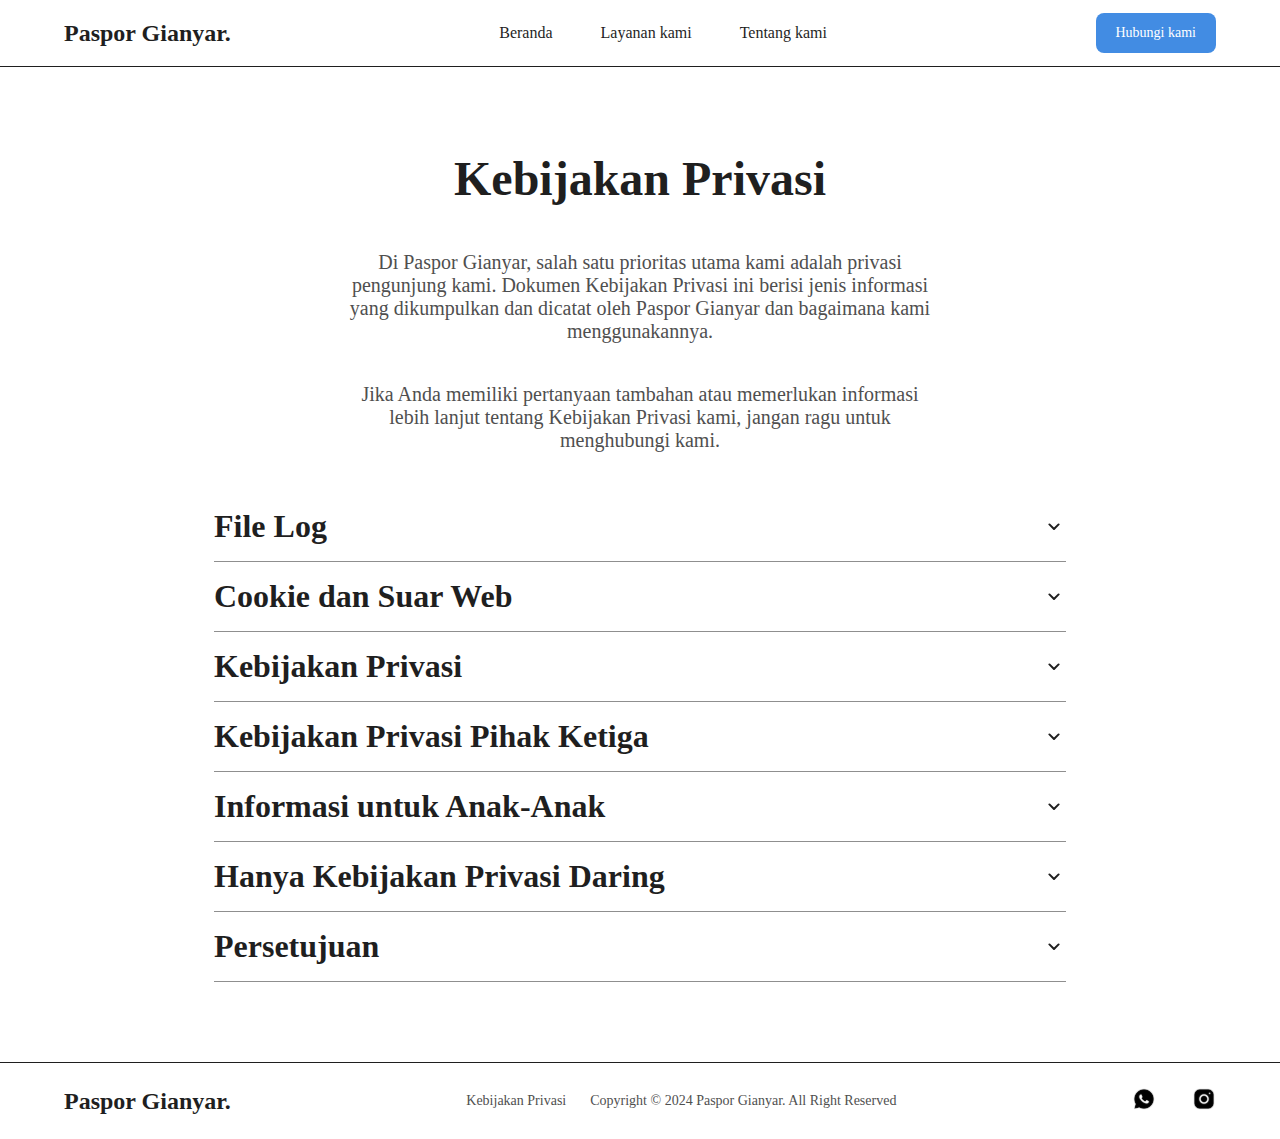
<file: privacy&policy.html>
<!DOCTYPE html>
<html lang="en">
  <head>
    <meta charset="UTF-8" />
    <meta name="viewport" content="width=device-width, initial-scale=1.0" />
    <title>Kebijakan Privasi</title>
    <link rel="stylesheet" href="style.css" />
    <link rel="icon" href="icon/favicon-01.png" type="image/x-icon" />
  </head>
  <body>
    <!-- Navbar -->
    <nav>
      <div class="navbar-container">
        <div class="nav-logo">
          <p><a href="index.html">Paspor Gianyar.</a></p>
        </div>
        <ul class="menu-item">
          <li><a href="index.html" class="hover-underline-animation">Beranda</a></li>
          <li>
            <a class="hover-underline-animation has-dropdown">Layanan kami</a>
            <div class="dropdown-menu">
              <div class="dropdown-container">
                <div class="back-icon">
                  <img src="icon/back-icon.svg" alt="back-icon" />
                </div>
                <div class="col">
                  <h3>Sertifikat Pelaut</h3>
                  <ul>
                    <li><a href="bst.html">BST</a></li>
                    <li><a href="revalidasi-bst.html">Revalidasi BST</a></li>
                    <li><a href="ssat.html">SSAT</a></li>
                    <li><a href="ccm-pscrb-sdsd.html">CCM/PSCRB/SDSD</a></li>
                  </ul>
                </div>
                <div class="col">
                  <h3>Paspor</h3>
                  <ul>
                    <li><a href="pembuatan-paspor.html">Pembuatan Paspor</a></li>
                    <li><a href="perpanjangan-paspor.html">Perpanjangan Paspor</a></li>
                  </ul>
                </div>
                <div class="col">
                  <h3>Buku Pelaut</h3>
                  <ul>
                    <li><a href="pembuatan-buku-pelaut.html">Pembuatan buku pelaut</a></li>
                    <li><a href="revalidasi-buku-pelaut.html">Revalidasi Buku Pelaut</a></li>
                  </ul>
                </div>
              </div>
            </div>
          </li>
          <li><a href="index.html#about-us" class="hover-underline-animation">Tentang kami</a></li>
        </ul>
        <div class="nav-btn">
          <button class="GFG" onclick="window.location.href = 'https://wa.me/6281236797086';">Hubungi kami</button>
        </div>
        <div class="menu-icon" id="menuIcon">
          <span></span>
          <span></span>
        </div>
      </div>
    </nav>
    <section id="services" class="privacy-policy-section">
      <div class="service-container">
        <div class="privacy-policy-title">
          <h2>Kebijakan Privasi</h2>
          <p>Di Paspor Gianyar, salah satu prioritas utama kami adalah privasi pengunjung kami. Dokumen Kebijakan Privasi ini berisi jenis informasi yang dikumpulkan dan dicatat oleh Paspor Gianyar dan bagaimana kami menggunakannya.</p>
          <p>Jika Anda memiliki pertanyaan tambahan atau memerlukan informasi lebih lanjut tentang Kebijakan Privasi kami, jangan ragu untuk menghubungi kami.</p>
        </div>
        <div id="add-icon" class="privacy-policy-accordion-container">
          <button class="privacy-policy-accordion">
            <div class="privacy-policy-sub-menu">
              <p>File Log</p>
            </div>
            <div class="privacy-policy-accordion-icon">
              <img class="arrow-icon animate-icon" src="icon/panah-bawah.svg" alt="down-icon" />
            </div>
          </button>
          <div class="privacy-policy-panel">
            <p>
              Paspor Gianyar mengikuti prosedur standar dalam menggunakan file log. File-file ini mencatat pengunjung ketika mereka mengunjungi situs web. Semua perusahaan hosting melakukan hal ini dan merupakan bagian dari analisis layanan
              hosting. Informasi yang dikumpulkan oleh file log termasuk alamat protokol internet (IP), jenis browser, Penyedia Layanan Internet (ISP), cap tanggal dan waktu, halaman yang dirujuk/keluar, dan mungkin jumlah klik. Semua ini
              tidak terkait dengan informasi apa pun yang dapat diidentifikasi secara pribadi. Tujuan dari informasi ini adalah untuk menganalisis tren, mengelola situs, melacak pergerakan pengguna di situs web, dan mengumpulkan informasi
              demografis.
            </p>
          </div>
          <button class="privacy-policy-accordion">
            <div class="privacy-policy-sub-menu">
              <p>Cookie dan Suar Web</p>
            </div>
            <div class="privacy-policy-accordion-icon">
              <img class="arrow-icon animate-icon" src="icon/panah-bawah.svg" alt="down-icon" />
            </div>
          </button>
          <div class="privacy-policy-panel">
            <p>
              Seperti situs web lainnya, Paspor Gianyar menggunakan "cookies". Cookies ini digunakan untuk menyimpan informasi termasuk preferensi pengunjung, dan halaman-halaman di situs web yang diakses atau dikunjungi oleh pengunjung.
              Informasi ini digunakan untuk mengoptimalkan pengalaman pengguna dengan menyesuaikan konten halaman web kami berdasarkan jenis browser pengunjung dan/atau informasi lainnya.
            </p>
            <p class="line-2">Untuk informasi lebih lanjut mengenai cookie, silakan baca <a href="https://www.privacypolicyonline.com/what-are-cookies/">artikel "Cookies" dari Privacy Policy Generator </a></p>
          </div>
          <button id="add-icon" class="privacy-policy-accordion">
            <div class="privacy-policy-sub-menu">
              <p>Kebijakan Privasi</p>
            </div>
            <div class="privacy-policy-accordion-icon">
              <img class="arrow-icon animate-icon" src="icon/panah-bawah.svg" alt="down-icon" />
            </div>
          </button>
          <div class="privacy-policy-panel">
            <p>
              Server iklan pihak ketiga atau jaringan iklan menggunakan teknologi seperti cookie, JavaScript, atau Web Beacon yang digunakan di masing-masing iklan dan tautan yang muncul di Paspor Gianyar, yang dikirim langsung ke browser
              pengguna. Mereka secara otomatis menerima alamat IP Anda ketika ini terjadi. Teknologi ini digunakan untuk mengukur efektivitas kampanye iklan mereka dan / atau untuk mempersonalisasi konten iklan yang Anda lihat di situs web
              yang Anda kunjungi.
            </p>
            <p class="line-2">Perhatikan bahwa Paspor Gianyar tidak memiliki akses atau kontrol atas cookie ini yang digunakan oleh pengiklan pihak ketiga.</p>
          </div>
          <button id="add-icon" class="privacy-policy-accordion">
            <div class="privacy-policy-sub-menu">
              <p>Kebijakan Privasi Pihak Ketiga</p>
            </div>
            <div class="privacy-policy-accordion-icon">
              <img class="arrow-icon animate-icon" src="icon/panah-bawah.svg" alt="down-icon" />
            </div>
          </button>
          <div class="privacy-policy-panel">
            <p>
              Kebijakan Privasi Paspor Gianyar tidak berlaku untuk pengiklan atau situs web lain. Karenanya, kami menyarankan Anda untuk berkonsultasi dengan masing-masing Kebijakan Privasi dari server iklan pihak ketiga ini untuk informasi
              yang lebih rinci. Ini mungkin termasuk praktik dan instruksi mereka tentang cara menyisih dari opsi tertentu.
            </p>
            <p class="line-2">
              Anda dapat memilih untuk menonaktifkan cookie melalui opsi peramban masing-masing. Untuk mengetahui informasi lebih rinci tentang manajemen cookie dengan browser web tertentu, dapat ditemukan di situs web masing-masing
              browser. Apa yang dimaksud dengan cookie?
            </p>
          </div>
          <button id="add-icon" class="privacy-policy-accordion">
            <div class="privacy-policy-sub-menu">
              <p>Informasi untuk Anak-Anak</p>
            </div>
            <div class="privacy-policy-accordion-icon">
              <img class="arrow-icon animate-icon" src="icon/panah-bawah.svg" alt="down-icon" />
            </div>
          </button>
          <div class="privacy-policy-panel">
            <p>
              Bagian lain dari prioritas kami adalah menambahkan perlindungan bagi anak-anak saat menggunakan internet. Kami mendorong orang tua dan wali untuk mengamati, berpartisipasi, dan/atau memantau, serta memandu aktivitas online
              mereka.
            </p>
            <p class="line-2">
              Paspor Gianyar tidak dengan sengaja mengumpulkan Informasi Identifikasi Pribadi apa pun dari anak-anak di bawah usia 13 tahun. Jika Anda merasa bahwa anak Anda memberikan informasi semacam ini di situs web kami, kami sangat
              menganjurkan Anda untuk segera menghubungi kami dan kami akan melakukan upaya terbaik kami untuk segera menghapus informasi tersebut dari catatan kami.
            </p>
          </div>
          <button id="add-icon" class="privacy-policy-accordion">
            <div class="privacy-policy-sub-menu">
              <p>Hanya Kebijakan Privasi Daring</p>
            </div>
            <div class="privacy-policy-accordion-icon">
              <img class="arrow-icon animate-icon" src="icon/panah-bawah.svg" alt="down-icon" />
            </div>
          </button>
          <div class="privacy-policy-panel">
            <p>
              Kebijakan Privasi ini hanya berlaku untuk aktivitas online kami dan berlaku untuk pengunjung situs web kami sehubungan dengan informasi yang mereka bagikan dan / atau kumpulkan di Paspor Gianyar. Kebijakan ini tidak berlaku
              untuk informasi apa pun yang dikumpulkan secara offline atau melalui saluran selain situs web ini.
            </p>
          </div>
          <button id="add-icon" class="privacy-policy-accordion">
            <div class="privacy-policy-sub-menu">
              <p>Persetujuan</p>
            </div>
            <div class="privacy-policy-accordion-icon">
              <img class="arrow-icon animate-icon" src="icon/panah-bawah.svg" alt="down-icon" />
            </div>
          </button>
          <div class="privacy-policy-panel">
            <p>Dengan menggunakan situs web kami, Anda dengan ini menyetujui Kebijakan Privasi kami dan menyetujui Syarat dan Ketentuannya.</p>
          </div>
        </div>
      </div>
    </section>
    <!-- Footer -->
    <footer class="footer">
      <div class="footer-container">
        <div class="footer-title">
          <p>Paspor Gianyar.</p>
        </div>
        <div class="footer-text">
          <a class="privacy-policy" href="privacy&policy.html">Kebijakan Privasi</a>
          <p class="copyright">Copyright © 2024 Paspor Gianyar. All Right Reserved</p>
        </div>
        <div class="footer-icon">
          <a class="whatsapp-icon" href="https://wa.me/6281236797086"><img src="icon/WhatsApp.svg" alt="whatsapp-icon" /></a>
          <a class="instagram-icon" href="https://www.instagram.com/pasporgianyar"><img src="icon/Instagram.svg" alt="instagram-icon" /></a>
        </div>
      </div>
    </footer>
  </body>
  <script src="script.js"></script>
</html>
</file>
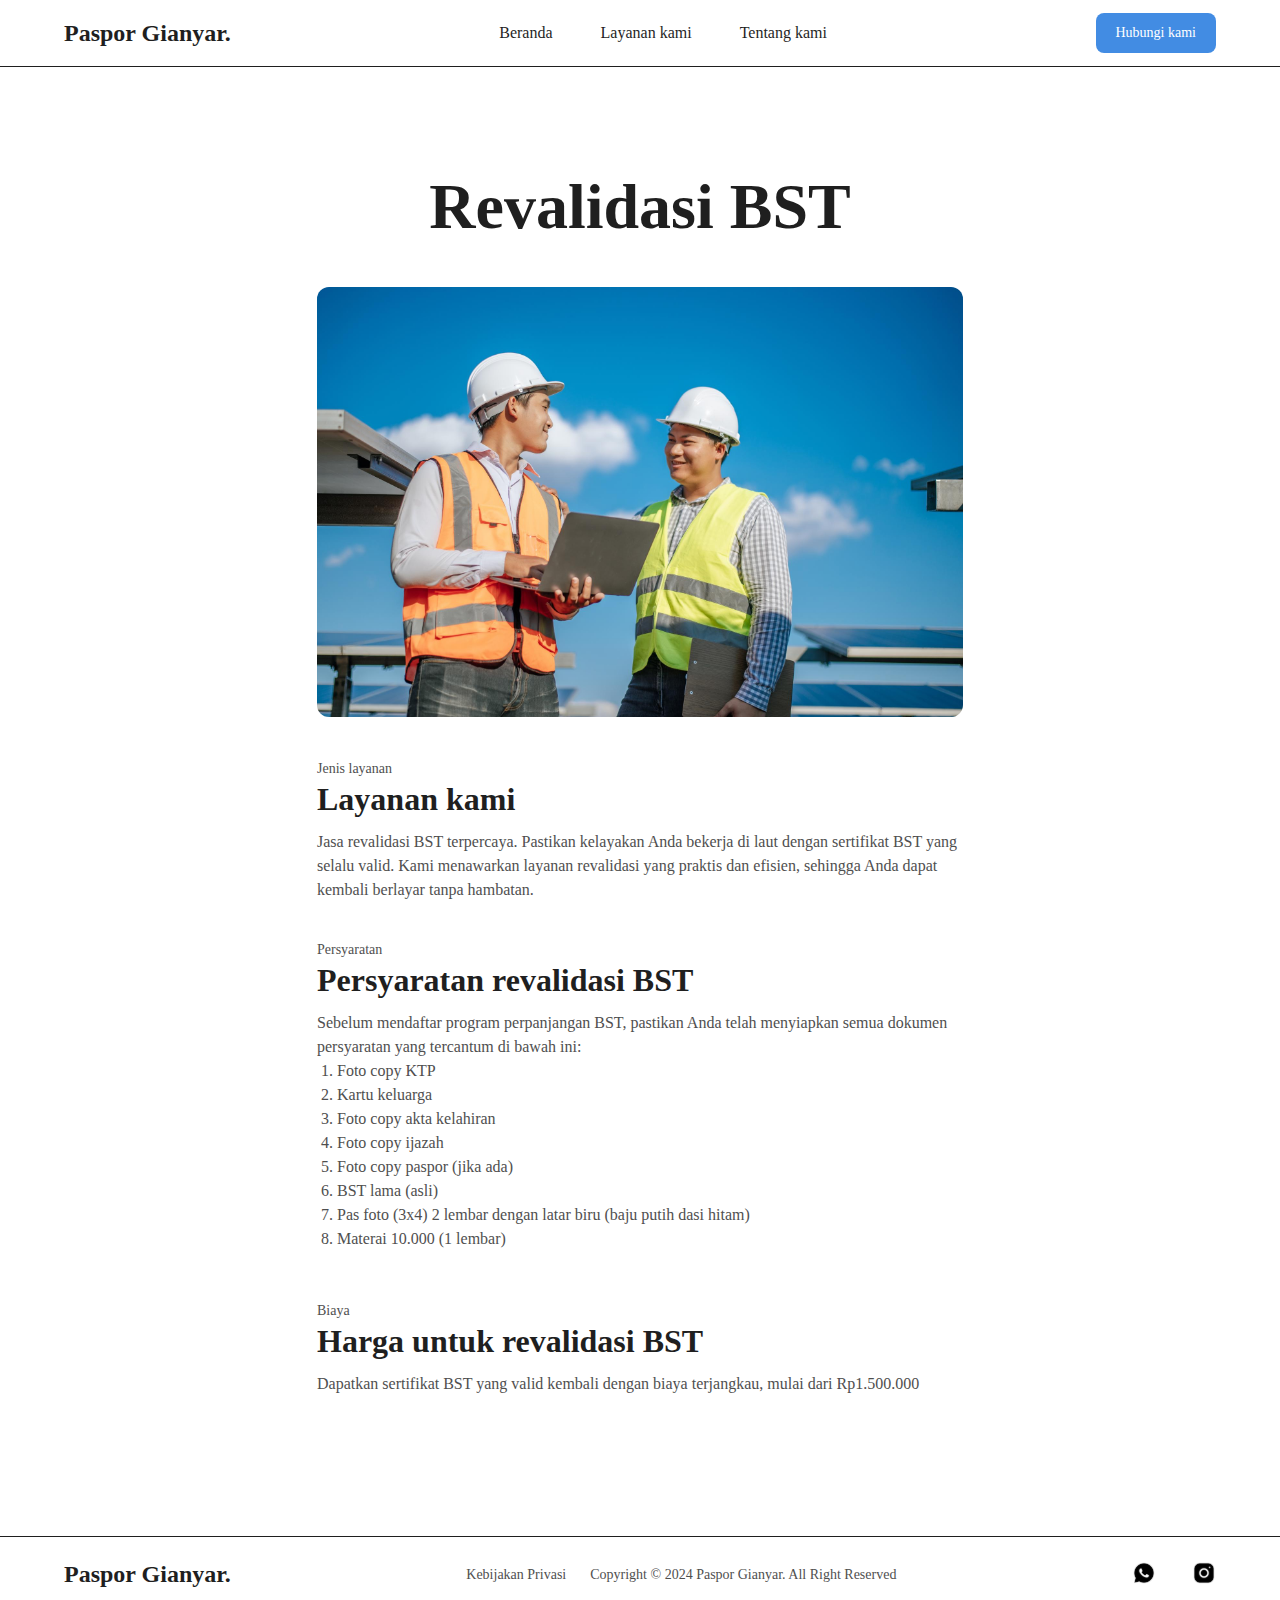
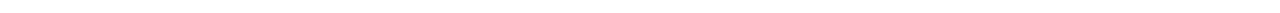
<file: revalidasi-bst.html>
<!DOCTYPE html>
<html lang="en">
  <head>
    <meta charset="UTF-8" />
    <meta name="viewport" content="width=device-width, initial-scale=1.0" />
    <title>Revalidasi BST</title>
    <link rel="stylesheet" href="style.css" />
    <link rel="icon" href="icon/favicon-01.png" type="image/x-icon" />
  </head>
  <body>
    <!-- Navbar -->
    <nav>
      <div class="navbar-container">
        <div class="nav-logo">
          <p><a href="index.html">Paspor Gianyar.</a></p>
        </div>
        <ul class="menu-item">
          <li><a href="index.html" class="hover-underline-animation">Beranda</a></li>
          <li>
            <a class="hover-underline-animation has-dropdown">Layanan kami</a>
            <div class="dropdown-menu">
              <div class="dropdown-container">
                <div class="back-icon">
                  <img src="icon/back-icon.svg" alt="back-icon" />
                </div>
                <div class="col">
                  <h3>Sertifikat Pelaut</h3>
                  <ul>
                    <li><a href="bst.html">BST</a></li>
                    <li><a href="revalidasi-bst.html">Revalidasi BST</a></li>
                    <li><a href="ssat.html">SSAT</a></li>
                    <li><a href="ccm-pscrb-sdsd.html">CCM/PSCRB/SDSD</a></li>
                  </ul>
                </div>
                <div class="col">
                  <h3>Paspor</h3>
                  <ul>
                    <li><a href="pembuatan-paspor.html">Pembuatan Paspor</a></li>
                    <li><a href="perpanjangan-paspor.html">Perpanjangan Paspor</a></li>
                  </ul>
                </div>
                <div class="col">
                  <h3>Buku Pelaut</h3>
                  <ul>
                    <li><a href="pembuatan-buku-pelaut.html">Pembuatan buku pelaut</a></li>
                    <li><a href="revalidasi-buku-pelaut.html">Revalidasi Buku Pelaut</a></li>
                  </ul>
                </div>
              </div>
            </div>
          </li>
          <li><a href="index.html#about-us" class="hover-underline-animation">Tentang kami</a></li>
        </ul>
        <div class="nav-btn">
          <button class="GFG" onclick="window.location.href = 'https://wa.me/6281236797086';">Hubungi kami</button>
        </div>
        <div class="menu-icon" id="menuIcon">
          <span></span>
          <span></span>
        </div>
      </div>
    </nav>

    <section class="services-page-hero-section">
      <div class="services-page-hero-container">
        <div class="services-page-hero-text">
          <h1>Revalidasi BST</h1>
        </div>

        <div class="services-page-hero-img">
          <img src="img/bst2.jpg" alt="ilustrasi perpanjangan BST" />
        </div>
      </div>
    </section>

    <section class="services-page-content-section">
      <div class="services-page-content-container">
        <div class="services-page-content">
          <h3>Jenis layanan</h3>
          <h2>Layanan kami</h2>
          <p>
            Jasa revalidasi BST terpercaya. Pastikan kelayakan Anda bekerja di laut dengan sertifikat BST yang selalu valid. Kami menawarkan layanan revalidasi yang praktis dan efisien, sehingga Anda dapat kembali berlayar tanpa hambatan.
          </p>
        </div>
        <div class="services-page-content">
          <h3>Persyaratan</h3>
          <h2>Persyaratan revalidasi BST</h2>
          <div class="persyaratan umum">
            <p>Sebelum mendaftar program perpanjangan BST, pastikan Anda telah menyiapkan semua dokumen persyaratan yang tercantum di bawah ini:</p>
            <ol>
              <li>Foto copy KTP</li>
              <li>Kartu keluarga</li>
              <li>Foto copy akta kelahiran</li>
              <li>Foto copy ijazah</li>
              <li>Foto copy paspor (jika ada)</li>
              <li>BST lama (asli)</li>
              <li>Pas foto (3x4) 2 lembar dengan latar biru (baju putih dasi hitam)</li>
              <li>Materai 10.000 (1 lembar)</li>
            </ol>
          </div>
        </div>
        <div class="services-page-content">
          <h3>Biaya</h3>
          <h2>Harga untuk revalidasi BST</h2>
          <p>Dapatkan sertifikat BST yang valid kembali dengan biaya terjangkau, mulai dari Rp1.500.000</p>
        </div>
      </div>
    </section>

    <!-- Footer -->
    <footer class="footer">
      <div class="footer-container">
        <div class="footer-title">
          <p>Paspor Gianyar.</p>
        </div>
        <div class="footer-text">
          <a class="privacy-policy" href="privacy&policy.html">Kebijakan Privasi</a>
          <p class="copyright">Copyright © 2024 Paspor Gianyar. All Right Reserved</p>
        </div>
        <div class="footer-icon">
          <a class="whatsapp-icon" href="https://wa.me/6281236797086"><img src="icon/WhatsApp.svg" alt="whatsapp-icon" /></a>
          <a class="instagram-icon" href="https://www.instagram.com/pasporgianyar"><img src="icon/Instagram.svg" alt="instagram-icon" /></a>
        </div>
      </div>
    </footer>
  </body>
  <script src="script.js"></script>
</html>
</file>
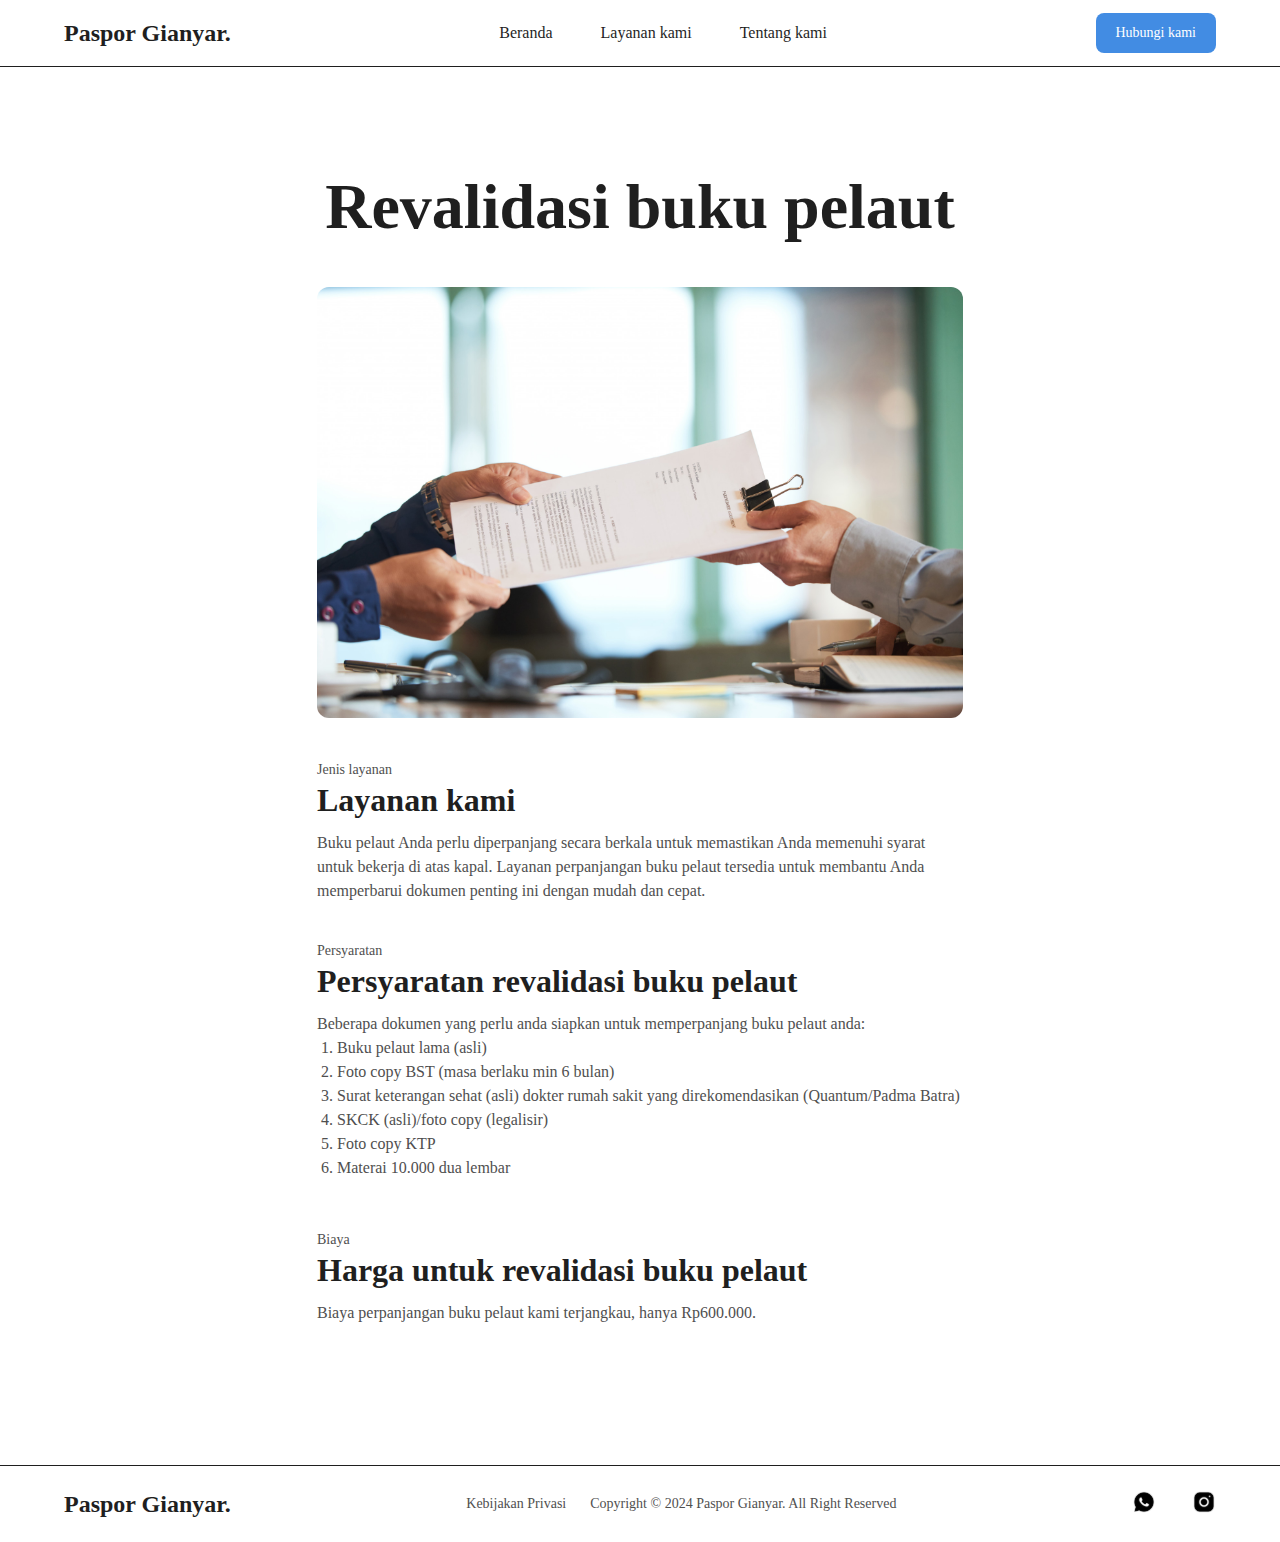
<file: revalidasi-buku-pelaut.html>
<!DOCTYPE html>
<html lang="en">
  <head>
    <meta charset="UTF-8" />
    <meta name="viewport" content="width=device-width, initial-scale=1.0" />
    <title>Revalidasi buku pelaut</title>
    <link rel="stylesheet" href="style.css" />
    <link rel="icon" href="icon/favicon-01.png" type="image/x-icon" />
  </head>
  <body>
    <!-- Navbar -->
    <nav>
      <div class="navbar-container">
        <div class="nav-logo">
          <p><a href="index.html">Paspor Gianyar.</a></p>
        </div>
        <ul class="menu-item">
          <li><a href="index.html" class="hover-underline-animation">Beranda</a></li>
          <li>
            <a class="hover-underline-animation has-dropdown">Layanan kami</a>
            <div class="dropdown-menu">
              <div class="dropdown-container">
                <div class="back-icon">
                  <img src="icon/back-icon.svg" alt="back-icon" />
                </div>
                <div class="col">
                  <h3>Sertifikat Pelaut</h3>
                  <ul>
                    <li><a href="bst.html">BST</a></li>
                    <li><a href="revalidasi-bst.html">Revalidasi BST</a></li>
                    <li><a href="ssat.html">SSAT</a></li>
                    <li><a href="ccm-pscrb-sdsd.html">CCM/PSCRB/SDSD</a></li>
                  </ul>
                </div>
                <div class="col">
                  <h3>Paspor</h3>
                  <ul>
                    <li><a href="pembuatan-paspor.html">Pembuatan Paspor</a></li>
                    <li><a href="perpanjangan-paspor.html">Perpanjangan Paspor</a></li>
                  </ul>
                </div>
                <div class="col">
                  <h3>Buku Pelaut</h3>
                  <ul>
                    <li><a href="pembuatan-buku-pelaut.html">Pembuatan buku pelaut</a></li>
                    <li><a href="revalidasi-buku-pelaut.html">Revalidasi Buku Pelaut</a></li>
                  </ul>
                </div>
              </div>
            </div>
          </li>
          <li><a href="index.html#about-us" class="hover-underline-animation">Tentang kami</a></li>
        </ul>
        <div class="nav-btn">
          <button class="GFG" onclick="window.location.href = 'https://wa.me/6281236797086';">Hubungi kami</button>
        </div>
        <div class="menu-icon" id="menuIcon">
          <span></span>
          <span></span>
        </div>
      </div>
    </nav>

    <section class="services-page-hero-section">
      <div class="services-page-hero-container">
        <div class="services-page-hero-text">
          <h1>Revalidasi buku pelaut</h1>
        </div>

        <div class="services-page-hero-img">
          <img src="img/seaman-boo-2.jpg" alt="ilustrasi perpanjangan buku pelaut " />
        </div>
      </div>
    </section>

    <section class="services-page-content-section">
      <div class="services-page-content-container">
        <div class="services-page-content">
          <h3>Jenis layanan</h3>
          <h2>Layanan kami</h2>
          <p>
            Buku pelaut Anda perlu diperpanjang secara berkala untuk memastikan Anda memenuhi syarat untuk bekerja di atas kapal. Layanan perpanjangan buku pelaut tersedia untuk membantu Anda memperbarui dokumen penting ini dengan mudah dan
            cepat.
          </p>
        </div>
        <div class="services-page-content">
          <h3>Persyaratan</h3>
          <h2>Persyaratan revalidasi buku pelaut</h2>
          <div class="persyaratan umum">
            <p>Beberapa dokumen yang perlu anda siapkan untuk memperpanjang buku pelaut anda:</p>
            <ol>
              <li>Buku pelaut lama (asli)</li>
              <li>Foto copy BST (masa berlaku min 6 bulan)</li>
              <li>Surat keterangan sehat (asli) dokter rumah sakit yang direkomendasikan (Quantum/Padma Batra)</li>
              <li>SKCK (asli)/foto copy (legalisir)</li>
              <li>Foto copy KTP</li>
              <li>Materai 10.000 dua lembar</li>
            </ol>
          </div>
        </div>
        <div class="services-page-content">
          <h3>Biaya</h3>
          <h2>Harga untuk revalidasi buku pelaut</h2>
          <p>Biaya perpanjangan buku pelaut kami terjangkau, hanya Rp600.000.</p>
        </div>
      </div>
    </section>

    <!-- Footer -->
    <footer class="footer">
      <div class="footer-container">
        <div class="footer-title">
          <p>Paspor Gianyar.</p>
        </div>
        <div class="footer-text">
          <a class="privacy-policy" href="privacy&policy.html">Kebijakan Privasi</a>
          <p class="copyright">Copyright © 2024 Paspor Gianyar. All Right Reserved</p>
        </div>
        <div class="footer-icon">
          <a class="whatsapp-icon" href="https://wa.me/6281236797086"><img src="icon/WhatsApp.svg" alt="whatsapp-icon" /></a>
          <a class="instagram-icon" href="https://www.instagram.com/pasporgianyar"><img src="icon/Instagram.svg" alt="instagram-icon" /></a>
        </div>
      </div>
    </footer>
  </body>
  <script src="script.js"></script>
</html>
</file>
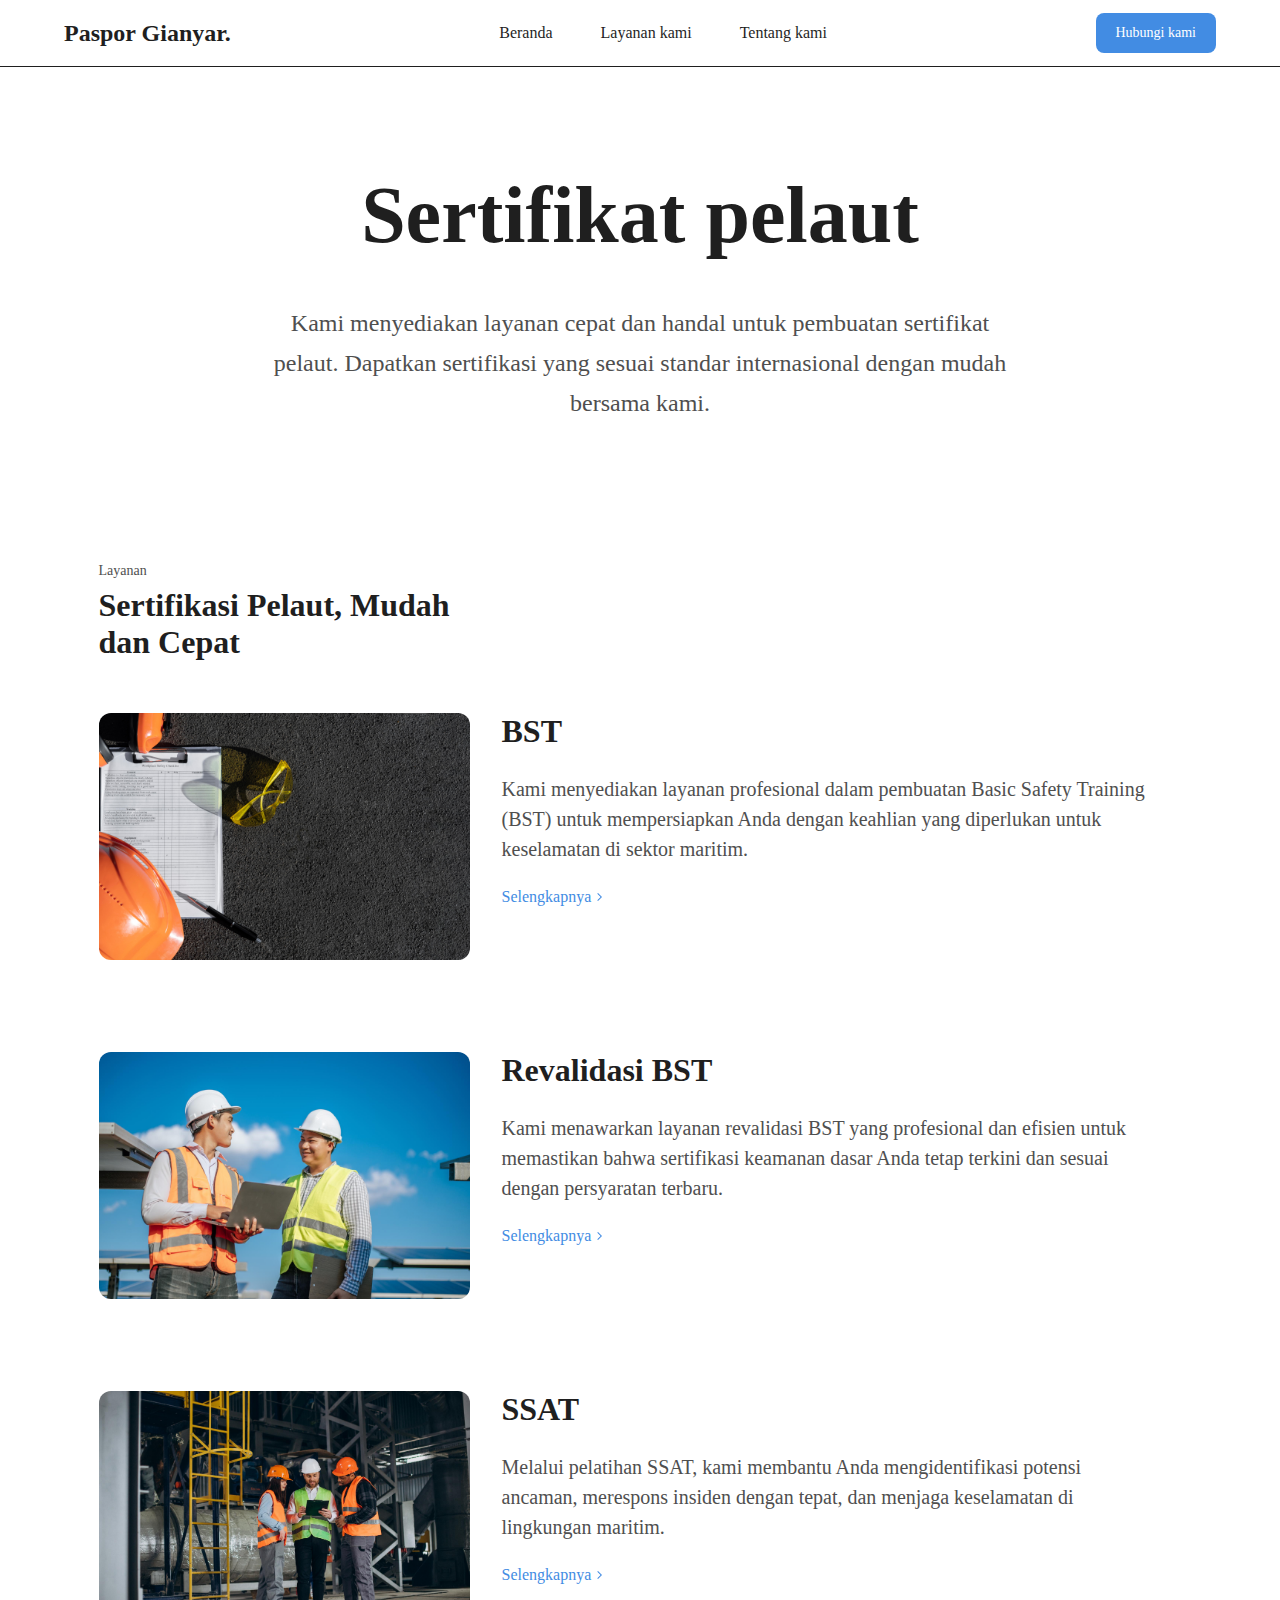
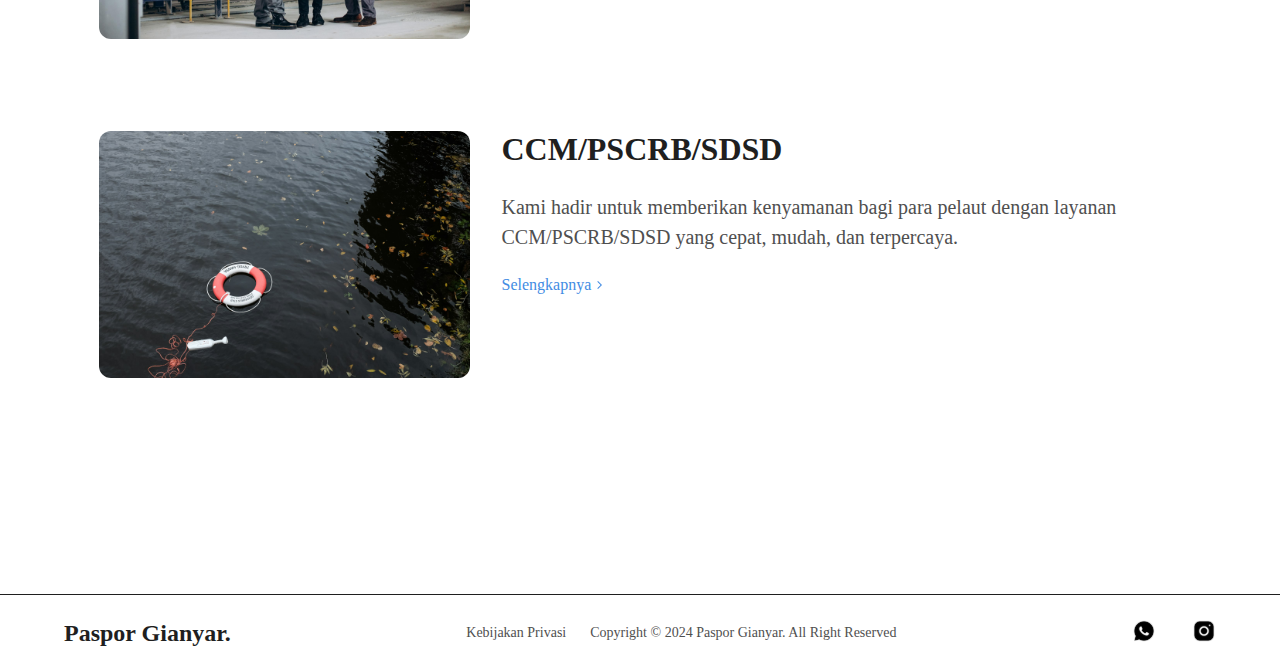
<file: sertifikat-pelaut.html>
<!DOCTYPE html>
<html lang="en">
  <head>
    <meta charset="UTF-8" />
    <meta name="viewport" content="width=device-width, initial-scale=1.0" />
    <title>Sertifikat pelaut</title>
    <link rel="stylesheet" href="style.css" />
    <link rel="icon" href="icon/favicon-01.png" type="image/x-icon" />
  </head>
  <body>
    <!-- Navbar -->
    <nav>
      <div class="navbar-container">
        <div class="nav-logo">
          <p><a href="index.html">Paspor Gianyar.</a></p>
        </div>
        <ul class="menu-item">
          <li><a href="index.html" class="hover-underline-animation">Beranda</a></li>
          <li>
            <a class="hover-underline-animation has-dropdown">Layanan kami</a>
            <div class="dropdown-menu">
              <div class="dropdown-container">
                <div class="back-icon">
                  <img src="icon/back-icon.svg" alt="back-icon" />
                </div>
                <div class="col">
                  <h3>Sertifikat Pelaut</h3>
                  <ul>
                    <li><a href="bst.html">BST</a></li>
                    <li><a href="revalidasi-bst.html">Revalidasi BST</a></li>
                    <li><a href="ssat.html">SSAT</a></li>
                    <li><a href="ccm-pscrb-sdsd.html">CCM/PSCRB/SDSD</a></li>
                  </ul>
                </div>
                <div class="col">
                  <h3>Paspor</h3>
                  <ul>
                    <li><a href="pembuatan-paspor.html">Pembuatan Paspor</a></li>
                    <li><a href="perpanjangan-paspor.html">Perpanjangan Paspor</a></li>
                  </ul>
                </div>
                <div class="col">
                  <h3>Buku Pelaut</h3>
                  <ul>
                    <li><a href="pembuatan-buku-pelaut.html">Pembuatan buku pelaut</a></li>
                    <li><a href="revalidasi-buku-pelaut.html">Revalidasi Buku Pelaut</a></li>
                  </ul>
                </div>
              </div>
            </div>
          </li>
          <li><a href="index.html#about-us" class="hover-underline-animation">Tentang kami</a></li>
        </ul>
        <div class="nav-btn">
          <button class="GFG" onclick="window.location.href = 'https://wa.me/6281236797086';">Hubungi kami</button>
        </div>
        <div class="menu-icon" id="menuIcon">
          <span></span>
          <span></span>
        </div>
      </div>
    </nav>

    <section class="paspor-hero">
      <div class="paspor-hero-section">
        <div class="paspor-title">
          <h1>Sertifikat pelaut</h1>
        </div>
        <div class="paspor-text">
          <p>Kami menyediakan layanan cepat dan handal untuk pembuatan sertifikat pelaut. Dapatkan sertifikasi yang sesuai standar internasional dengan mudah bersama kami.</p>
        </div>
      </div>
    </section>

    <section class="paspor-service-section">
      <div class="paspor-service-container">
        <div class="paspor-service-sub-heading">
          <h2>Layanan</h2>
          <h3>Sertifikasi Pelaut, Mudah dan Cepat</h3>
        </div>
        <div class="paspor-card">
          <div class="paspor-card-img">
            <img class="paspor-img" src="img/bst.jpg" alt="ilustrasi BST" />
          </div>
          <div class="paspor-card-content">
            <div class="paspor-card-title">
              <h2>BST</h2>
            </div>
            <div class="paspor-card-text">
              <p>Kami menyediakan layanan profesional dalam pembuatan Basic Safety Training (BST) untuk mempersiapkan Anda dengan keahlian yang diperlukan untuk keselamatan di sektor maritim.</p>
            </div>
            <div class="paspor-card-link">
              <a href="bst.html">Selengkapnya</a>
            </div>
          </div>
        </div>
        <div class="paspor-card margin">
          <div class="paspor-card-img">
            <img class="paspor-img" src="img/bst2.jpg" alt="ilustrasi proses perpanjangan BST" />
          </div>
          <div class="paspor-card-content">
            <div class="paspor-card-title">
              <h2>Revalidasi BST</h2>
            </div>
            <div class="paspor-card-text">
              <p>Kami menawarkan layanan revalidasi BST yang profesional dan efisien untuk memastikan bahwa sertifikasi keamanan dasar Anda tetap terkini dan sesuai dengan persyaratan terbaru.</p>
            </div>
            <div class="paspor-card-link">
              <a href="revalidasi-bst.html">Selengkapnya</a>
            </div>
          </div>
        </div>
        <div class="paspor-card margin">
          <div class="paspor-card-img">
            <img class="paspor-img" src="img/sat.jpg" alt="ilustrasi proses perpanjangan BST" />
          </div>
          <div class="paspor-card-content">
            <div class="paspor-card-title">
              <h2>SSAT</h2>
            </div>
            <div class="paspor-card-text">
              <p>Melalui pelatihan SSAT, kami membantu Anda mengidentifikasi potensi ancaman, merespons insiden dengan tepat, dan menjaga keselamatan di lingkungan maritim.</p>
            </div>
            <div class="paspor-card-link">
              <a href="ssat.html">Selengkapnya</a>
            </div>
          </div>
        </div>
        <div class="paspor-card margin">
          <div class="paspor-card-img">
            <img class="paspor-img" src="img/ccm-pscrb-sdsd.jpg" alt="ilustrasi proses perpanjangan BST" />
          </div>
          <div class="paspor-card-content">
            <div class="paspor-card-title">
              <h2>CCM/PSCRB/SDSD</h2>
            </div>
            <div class="paspor-card-text">
              <p>Kami hadir untuk memberikan kenyamanan bagi para pelaut dengan layanan CCM/PSCRB/SDSD yang cepat, mudah, dan terpercaya.</p>
            </div>
            <div class="paspor-card-link">
              <a href="ccm-pscrb-sdsd.html">Selengkapnya</a>
            </div>
          </div>
        </div>
      </div>
    </section>

    <!-- Footer -->
    <footer class="footer">
      <div class="footer-container">
        <div class="footer-title">
          <p>Paspor Gianyar.</p>
        </div>
        <div class="footer-text">
          <a class="privacy-policy" href="privacy&policy.html">Kebijakan Privasi</a>
          <p class="copyright">Copyright © 2024 Paspor Gianyar. All Right Reserved</p>
        </div>
        <div class="footer-icon">
          <a class="whatsapp-icon" href="https://wa.me/6281236797086"><img src="icon/WhatsApp.svg" alt="whatsapp-icon" /></a>
          <a class="instagram-icon" href="https://www.instagram.com/pasporgianyar"><img src="icon/Instagram.svg" alt="instagram-icon" /></a>
        </div>
      </div>
    </footer>
  </body>
  <script src="script.js"></script>
</html>
</file>
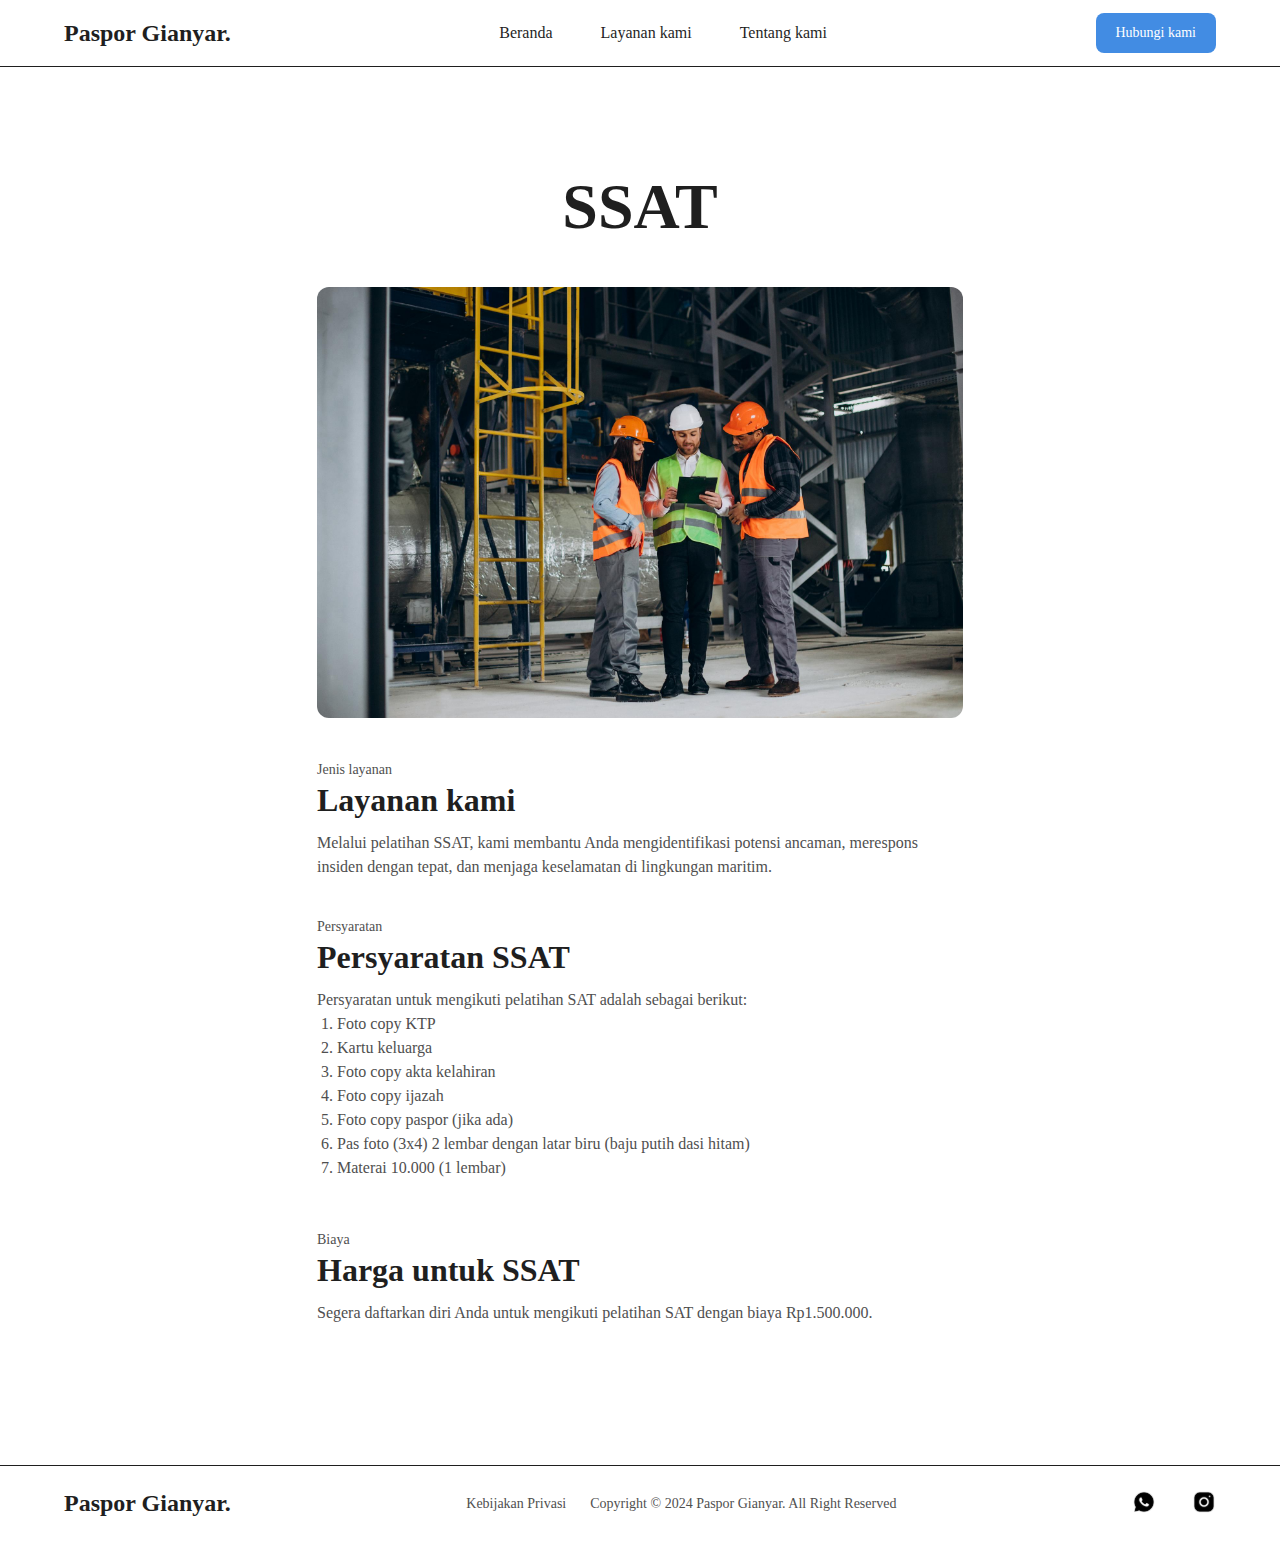
<file: ssat.html>
<!DOCTYPE html>
<html lang="en">
  <head>
    <meta charset="UTF-8" />
    <meta name="viewport" content="width=device-width, initial-scale=1.0" />
    <title>SSAT</title>
    <link rel="stylesheet" href="style.css" />
    <link rel="icon" href="icon/favicon-01.png" type="image/x-icon" />
  </head>
  <body>
    <!-- Navbar -->
    <nav>
      <div class="navbar-container">
        <div class="nav-logo">
          <p><a href="index.html">Paspor Gianyar.</a></p>
        </div>
        <ul class="menu-item">
          <li><a href="index.html" class="hover-underline-animation">Beranda</a></li>
          <li>
            <a class="hover-underline-animation has-dropdown">Layanan kami</a>
            <div class="dropdown-menu">
              <div class="dropdown-container">
                <div class="back-icon">
                  <img src="icon/back-icon.svg" alt="back-icon" />
                </div>
                <div class="col">
                  <h3>Sertifikat Pelaut</h3>
                  <ul>
                    <li><a href="bst.html">BST</a></li>
                    <li><a href="revalidasi-bst.html">Revalidasi BST</a></li>
                    <li><a href="ssat.html">SSAT</a></li>
                    <li><a href="ccm-pscrb-sdsd.html">CCM/PSCRB/SDSD</a></li>
                  </ul>
                </div>
                <div class="col">
                  <h3>Paspor</h3>
                  <ul>
                    <li><a href="pembuatan-paspor.html">Pembuatan Paspor</a></li>
                    <li><a href="perpanjangan-paspor.html">Perpanjangan Paspor</a></li>
                  </ul>
                </div>
                <div class="col">
                  <h3>Buku Pelaut</h3>
                  <ul>
                    <li><a href="pembuatan-buku-pelaut.html">Pembuatan buku pelaut</a></li>
                    <li><a href="revalidasi-buku-pelaut.html">Revalidasi Buku Pelaut</a></li>
                  </ul>
                </div>
              </div>
            </div>
          </li>
          <li><a href="index.html#about-us" class="hover-underline-animation">Tentang kami</a></li>
        </ul>
        <div class="nav-btn">
          <button class="GFG" onclick="window.location.href = 'https://wa.me/6281236797086';">Hubungi kami</button>
        </div>
        <div class="menu-icon" id="menuIcon">
          <span></span>
          <span></span>
        </div>
      </div>
    </nav>

    <section class="services-page-hero-section">
      <div class="services-page-hero-container">
        <div class="services-page-hero-text">
          <h1>SSAT</h1>
        </div>

        <div class="services-page-hero-img">
          <img src="img/sat.jpg" alt="foto buku pelaut" />
        </div>
      </div>
    </section>

    <section class="services-page-content-section">
      <div class="services-page-content-container">
        <div class="services-page-content">
          <h3>Jenis layanan</h3>
          <h2>Layanan kami</h2>
          <p>Melalui pelatihan SSAT, kami membantu Anda mengidentifikasi potensi ancaman, merespons insiden dengan tepat, dan menjaga keselamatan di lingkungan maritim.</p>
        </div>
        <div class="services-page-content">
          <h3>Persyaratan</h3>
          <h2>Persyaratan SSAT</h2>
          <div class="persyaratan umum">
            <p>Persyaratan untuk mengikuti pelatihan SAT adalah sebagai berikut:</p>
            <ol>
              <li>Foto copy KTP</li>
              <li>Kartu keluarga</li>
              <li>Foto copy akta kelahiran</li>
              <li>Foto copy ijazah</li>
              <li>Foto copy paspor (jika ada)</li>
              <li>Pas foto (3x4) 2 lembar dengan latar biru (baju putih dasi hitam)</li>
              <li>Materai 10.000 (1 lembar)</li>
            </ol>
          </div>
        </div>
        <div class="services-page-content">
          <h3>Biaya</h3>
          <h2>Harga untuk SSAT</h2>
          <p>Segera daftarkan diri Anda untuk mengikuti pelatihan SAT dengan biaya Rp1.500.000.</p>
        </div>
      </div>
    </section>

    <!-- Footer -->
    <footer class="footer">
      <div class="footer-container">
        <div class="footer-title">
          <p>Paspor Gianyar.</p>
        </div>
        <div class="footer-text">
          <a class="privacy-policy" href="privacy&policy.html">Kebijakan Privasi</a>
          <p class="copyright">Copyright © 2024 Paspor Gianyar. All Right Reserved</p>
        </div>
        <div class="footer-icon">
          <a class="whatsapp-icon" href="https://wa.me/6281236797086"><img src="icon/WhatsApp.svg" alt="whatsapp-icon" /></a>
          <a class="instagram-icon" href="https://www.instagram.com/pasporgianyar"><img src="icon/Instagram.svg" alt="instagram-icon" /></a>
        </div>
      </div>
    </footer>
  </body>
  <script src="script.js"></script>
</html>
</file>
<file: style.css>
:root {
  --heading-color: #1f1f1f;
  --text-color: #4f4f4f;
  --link-color: #428ce3;
  --background-color: #f3f4f1;
  scroll-behavior: smooth;
}

/* You can do the same for links */
p,
a,
div,
li,
button {
  -webkit-tap-highlight-color: transparent;
  -webkit-tap-highlight-color: rgba(0, 0, 0, 0);
}

* {
  max-width: 1440px;
  margin: 0 auto;
  font-family: Roboto;
}

@font-face {
  font-family: "Roboto", sans-serif;
  src: url(/font/Roboto-Regular.ttf) format("woff");
  font-display: swap;
}

/* Navbar */
nav {
  position: sticky;
  top: 0;
  z-index: 100;
  border-bottom: solid 1px var(--heading-color);
}

.sticky {
  position: fixed;
  top: 0;
  width: 100%;
  border-bottom: solid 1px var(--heading-color);
}

.navbar-container {
  display: grid;
  grid-template-columns: auto 1fr auto auto;
  grid-template-areas: "kiri tengah kanan hamburger-menu";
  align-items: center;
  padding: 12px 0;
  background-color: #ffffff;
}

.menu-item {
  list-style-type: none;
  display: flex;
  grid-area: tengah;
  padding-left: 0;
}

.menu-item li {
  padding: 12px 24px 0 24px;
  cursor: pointer;
}

.menu-item li a {
  padding-bottom: 12px;
  cursor: pointer;
  text-decoration: none;
}

.nav-logo {
  grid-area: kiri;
  padding-left: 4rem;
  cursor: pointer;
}
.nav-logo p {
  font-size: 24px;
  font-weight: bold;
}

.nav-logo p a {
  text-decoration: none;
  color: var(--heading-color);
}

.nav-btn {
  grid-area: kanan;
  padding-right: 4rem;
}

.nav-btn button {
  font-size: 14px;
  padding: 12px 20px;
  background-color: #428ce3;
  border: none;
  border-radius: 8px;
  cursor: pointer;
  color: #ffffff;
}

nav .menu-item > li .dropdown-menu {
  position: absolute;
  top: 68px;
  left: 0;
  width: 100%;
  background-color: #ffffff;
  overflow-y: hidden;
  max-height: 0;
  transition: all 0.3s ease;
  display: block;
  box-shadow: rgba(99, 99, 99, 0.2) 0px 2px 8px 0px;
  /* max-height: 1000px; */
}

nav .menu-item > li:hover .dropdown-menu {
  max-height: 1000px;
  transition: all 900ms ease;
}

.dropdown-container {
  padding: 32px 0 64px;
  display: grid;
  grid-template-columns: repeat(3, 1fr);
  max-width: 846px;
}

.col {
  margin: 0;
}

.col h3 {
  font-size: 12px;
  color: var(--text-color);
}

.col ul {
  padding: 0;
}

.col ul li {
  padding: 16px 0 0;
  list-style: none;
}

.col ul li a {
  padding: 0;
  font-size: 24px;
  color: var(--heading-color);
  font-weight: 600;
}

/* Navbar hover effect */
.hover-underline-animation {
  display: inline-block;
  position: relative;
  color: var(--heading-color);
}

.hover-underline-animation::after {
  content: "";
  position: absolute;
  width: 100%;
  transform: scaleX(0);
  height: 2px;
  bottom: 0;
  left: 0;
  background-color: var(--heading-color);
  transform-origin: bottom right;
  transition: transform 0.25s ease-out;
}

.hover-underline-animation:hover::after {
  transform: scaleX(1);
  transform-origin: bottom left;
}

/* Hamburger menu */
/* Styling untuk hamburger menu */
.menu-icon {
  grid-area: hamburger-menu;
  cursor: pointer;
  display: none;
  padding: 0 16px;
  position: relative;
  user-select: none;
  z-index: 999999;
  -webkit-tap-highlight-color: transparent;
  -webkit-tap-highlight-color: rgba(0, 0, 0, 0);
}

/* Garis-garis pada hamburger menu */
.menu-icon span {
  background-color: #333;
  display: block;
  height: 2px;
  margin-bottom: 4px;
  transition: transform 0.2s ease-out, opacity 0.2s ease-out;
  width: 16px;
}

/* Animasi untuk mengubah hamburger menjadi X */
.menu-icon.active span:nth-child(1) {
  transform: translateY(3px) rotate(45deg);
}

.menu-icon.active span:nth-child(2) {
  transform: translateY(-3px) rotate(-45deg);
}

.menu-mobile {
  position: fixed;
  transform: translateY(-100%);
  transition: transform 0.2s;
  top: 0;
  left: 0;
  right: 0;
  bottom: 0;
  z-index: 99;
  background: var(--background-color);
  color: white;
  list-style: none;
  padding: 32px 0;
  transition: all 500ms ease;
}

.menu-mobile li {
  padding: 0 32px 12px 32px;
}

.menu-mobile li a {
  text-decoration: none;
  font-size: 24px;
  line-height: 40px;
  color: var(--heading-color);
  transition: all 800ms ease;
  font-weight: bold;
}

.hamburger-menu {
  width: 24px;
  height: 24px;
}

.showMenu {
  transform: translateY(0);
}

.back-icon {
  display: none;
}

/* Hero section */
.hero-section {
  padding: 40px 0 64px 0;
}

.hero-title {
  display: flex;
  justify-content: center;
  max-width: 661px;
}

.hero-title h2 {
  font-size: 80px;
  line-height: 96px;
  text-align: center;
  color: var(--heading-color);
}

.hero-description {
  margin-top: 40px;
  display: flex;
  justify-content: center;
}

.hero-description p {
  font-size: 24px;
  color: var(--text-color);
  text-align: center;
}

.hero-img {
  margin: 40px 0;
  display: flex;
  justify-content: center;
  padding: 0 64px;
}

.responsive-img {
  border-radius: 12px;
  width: 100%;
  max-width: 916px;
  height: auto;
  box-shadow: 1.6px 1.6px 3.6px -8px rgba(0, 0, 0, 0.021), 9.7px 9.7px 10px -8px rgba(0, 0, 0, 0.03), 33.2px 33.2px 24.1px -8px rgba(0, 0, 0, 0.039), 100px 100px 80px -8px rgba(0, 0, 0, 0.06);
}

.hero-statistics {
  display: flex;
  justify-content: center;
  padding: 0 64px;
}

.hero-statistics-container {
  display: flex;
  width: 916px;
}

.statistics-title {
  font-size: 64px;
  color: var(--heading-color);
}
.statistics-text {
  font-size: 12px;
  color: var(--text-color);
  max-width: 162px;
  text-align: center;
  margin-top: 4px;
}

.total-client {
  display: flex;
  flex-direction: column;
  align-items: center;
  justify-content: start;
  margin: 0;
  padding: 0 16px;
}

.experience {
  display: flex;
  flex-direction: column;
  align-items: center;
  padding: 0 16px;
}

.satisfaction {
  display: flex;
  flex-direction: column;
  align-items: end;
  justify-content: start;
  margin: 0;
  padding: 0 16px;
}

/* Service section */
.service-section {
  background-color: var(--background-color);
  padding: 100px 0;
}

.service-label {
  padding: 0 64px;
}
.service-label h3 {
  font-size: 14px;
  color: var(--text-color);
  font-weight: lighter;
}

.service-title {
  padding: 0 64px;
  color: var(--heading-color);
}
.service-title h2 {
  font-size: 48px;
  line-height: 64px;
  margin-top: 4px;
  color: var(--heading-color);
}

.accordion-container {
  padding: 0 64px;
  margin-top: 24px;
}

/* Style the buttons that are used to open and close the accordion panel */
.accordion {
  color: var(--heading-color);
  cursor: pointer;
  padding: 16px 0;
  width: 100%;
  text-align: left;
  border: none;
  outline: none;
  transition: 0.4s;
  display: grid;
  grid-template-columns: auto 1fr auto;
  font-size: 24px;
  background-color: transparent;
  align-items: center;
}

.accordion.active {
  border-bottom: none;
}

.accordion-service {
  padding-left: 40px;
  margin: 0;
}

.panel {
  padding-left: 69px;
  max-height: 0;
  overflow: hidden;
  transition: max-height 0.3s ease-out;
  margin: 0;
  border-bottom: solid 1px rgba(31, 31, 31, 0.5);
}

.panel p {
  font-size: 14px;
  color: var(--text-color);
  max-width: 453px;
  margin: 0;
}

.panel a {
  display: block;
  margin: 16px 0;
  text-decoration: none;
  color: var(--link-color);
  cursor: pointer;
  transition: all 0.3s;
}

.panel a:hover {
  text-decoration: underline;
}

.panel a::after {
  content: "";
  position: relative;
  display: inline-block;
  background: url(icon/arrow_forward_ios.svg) no-repeat center;
  background-size: 10px;
  width: 10px;
  height: 10px;
  margin: 0 0 0 4px;
}

.animate-icon {
  transition: 0.4s;
}
.rotate {
  transform: rotate(180deg);
}

/* About us section */
.about-us-section {
  padding: 100px 0;
}

.about-us-container {
  display: grid;
  grid-template-areas: " kolom-kiri kolom-kanan";
  grid-template-columns: repeat(2, 1fr);
  padding: 0 64px;
  gap: 24px;
}

.about-us-left-colum {
  grid-area: kolom-kiri;
  margin: 0;
}

.about-us-label h3 {
  font-size: 14px;
  color: var(--text-color);
  /* text-transform: uppercase; */
  font-weight: lighter;
}

.about-us-title h2 {
  font-size: 48px;
  color: var(--heading-color);
  font-weight: bold;
  margin-top: 4px;
  line-height: 64px;
}

.about-us-decription {
  margin-top: 8px;
}

.top-text {
  font-size: 20px;
  color: var(--text-color);
  line-height: 30px;
  max-width: 477px;
  margin: 0;
}

.top-text span {
  font-weight: bold;
  color: var(--heading-color);
}

.bottom-text {
  font-size: 20px;
  line-height: 30px;
  color: var(--text-color);
  max-width: 477px;
  margin: 16px 0 0;
}

.about-us-right-colum {
  grid-area: kolom-kanan;
  display: flex;
  align-items: center;
  justify-content: center;
}

.about-us-img {
  border-radius: 12px;
  width: 100%;
  max-width: 684px;
  height: auto;
  /* box-shadow: 1.6px 1.6px 3.6px -8px rgba(0, 0, 0, 0.021), 9.7px 9.7px 10px -8px rgba(0, 0, 0, 0.03), 33.2px 33.2px 24.1px -8px rgba(0, 0, 0, 0.039), 100px 100px 80px -8px rgba(0, 0, 0, 0.06); */
  margin: 0;
}

/* Testimoni */
.testimoni-section {
  padding: 100px 0;
}

.testimoni-container {
  padding: 0 64px;
}

.testimoni-top-row h3 {
  font-size: 14px;
  color: var(--text-color);
  font-weight: lighter;
}

.testimoni-top-row h2 {
  font-size: 48px;
  line-height: 64px;
  margin-top: 4px;
  color: var(--heading-color);
}

.grid-gallery {
  width: 100%;
  margin-top: 24px;
  display: grid;
  grid-template-columns: repeat(auto-fit, minmax(250px, 1fr));
  grid-auto-rows: 250px;
  grid-auto-flow: dense;
  grid-gap: 20px;
}

.grid-gallery .grid-item {
  position: relative;
  background-color: #efefef;
  overflow: hidden;
  border-radius: 12px;
}

.grid-gallery .grid-item img {
  width: 100%;
  height: 100%;
  object-fit: cover;
  transition: transform 0.5s cubic-bezier(0.165, 0.84, 0.44, 1);
}

.grid-gallery .grid-item a {
  cursor: zoom-in;
}

.grid-gallery .grid-item:nth-child(3n - 2) {
  grid-column: span 2;
  grid-row: span 2;
}

/* Footer */
.footer {
  padding: 24px 64px;
  border-top: solid 1px var(--heading-color);
}

.footer-container {
  display: grid;
  grid-template-areas: "footer-left footer-center footer-right";
  grid-template-columns: auto 1fr auto;
  align-items: center;
}

.footer-title {
  grid-area: footer-left;
}

.footer-title p {
  font-size: 24px;
  color: var(--heading-color);
  font-weight: bold;
}

.footer-text {
  grid-area: footer-center;
  display: flex;
  align-items: center;
}

.privacy-policy {
  font-size: 14px;
  color: var(--text-color);
}

.copyright {
  font-size: 14px;
  color: var(--text-color);
}

.privacy-policy {
  margin-right: 24px;
  cursor: pointer;
  text-decoration: none;
  color: var(--text-color);
}

.privacy-policy:hover {
  text-decoration: underline;
}

.footer-icon {
  grid-area: footer-right;
}

.whatsapp-icon {
  margin-right: 32px;
}

/* Privacy & Policy Page */
.privacy-policy-section {
  max-width: 980px;
  padding-top: 80px;
}

.privacy-policy-accordion-container {
  padding: 40px 64px 80px;
}

.privacy-policy-title h2 {
  text-align: center;
  font-size: 48px;
  line-height: 64px;
  color: var(--heading-color);
}

.privacy-policy-title p {
  margin-top: 40px;
  font-size: 20px;
  font-weight: 400;
  color: var(--text-color);
  text-align: center;
  max-width: 600px;
}

.privacy-policy-accordion {
  color: var(--heading-color);
  cursor: pointer;
  padding: 16px 0;
  width: 100%;
  text-align: left;
  border: none;
  outline: none;
  transition: 0.4s;
  display: grid;
  grid-template-columns: 1fr auto;
  font-size: 24px;
  background-color: transparent;
  align-items: center;
}

.privacy-policy-sub-menu {
  margin: 0;
}

.privacy-policy-sub-menu p {
  font-size: 32px;
  color: var(--heading-color);
  font-weight: bold;
}

.privacy-policy-accordion-icon {
  margin: 0;
  display: flex;
  justify-content: end;
}

.arrow-icon {
  margin: 0;
}

.privacy-policy-panel {
  max-height: 0;
  overflow: hidden;
  transition: max-height 0.3s ease-out;
  margin: 0;
  border-bottom: solid 1px rgba(31, 31, 31, 0.5);
}

.privacy-policy-panel p {
  padding: 16px 0;
  font-size: 14px;
  color: var(--text-color);
}

.privacy-policy-panel .line-2 {
  padding-top: 0;
}

.line-2 a {
  color: var(--link-color);
  font-style: none;
}

/* Paspor page */
.paspor-hero {
  padding: 100px 64px;
  height: auto;
}

.paspor-title {
  margin-bottom: 40px;
}

.paspor-title h1 {
  font-size: 80px;
  line-height: 96px;
  color: var(--heading-color);
  text-align: center;
}

.paspor-text p {
  max-width: 756px;
  font-size: 24px;
  line-height: 40px;
  color: var(--text-color);
  text-align: center;
}

.paspor-service-section {
  padding: 40px 64px 200px;
}

.paspor-service-container {
  max-width: 1107px;
}

.paspor-service-sub-heading {
  padding: 0 0 40px 12px;
}

.paspor-service-sub-heading h2 {
  color: var(--text-color);
  font-size: 14px;
  font-weight: lighter;
}

.paspor-service-sub-heading h3 {
  color: var(--heading-color);
  font-size: 32px;
  font-weight: 600;
  margin: 0;
  padding-top: 8px;
  max-width: 393px;
}

.paspor-card-content {
  max-width: 656px;
}
.paspor-card {
  display: grid;
  grid-template-columns: auto 1fr;
  padding: 12px;
  gap: 32px;
}

.margin {
  margin-top: 64px;
}

.paspor-card-img {
  margin: 0;
  max-height: 281px;
  max-width: 371px;
}

.paspor-img {
  height: auto;
  width: 100%;
  border-radius: 12px;
}

.paspor-card-content {
  margin: 0;
}

.paspor-card-title h2 {
  font-size: 32px;
  color: var(--heading-color);
}

.paspor-card-text {
  padding: 24px 0;
}

.paspor-card-text p {
  font-size: 20px;
  line-height: 30px;
  color: var(--text-color);
}

.paspor-card-link a {
  text-decoration: none;
  font-size: 16px;
  color: var(--link-color);
}

.paspor-card-link a:hover {
  text-decoration: underline;
}

.paspor-card-link a::after {
  content: "";
  position: relative;
  display: inline-block;
  background: url(icon/arrow_forward_ios.svg) no-repeat center;
  background-size: 10px;
  width: 10px;
  height: 10px;
  margin: 0 0 0 4px;
}

/* Services page */
/* Services page hero section */
.services-page-hero-container {
  padding: 100px 64px 40px;
}

.services-page-hero-text {
  padding-bottom: 40px;
}

.services-page-hero-text h1 {
  font-size: 64px;
  line-height: 80px;
  color: var(--heading-color);
  text-align: center;
}

.services-page-hero-img {
  max-width: 646px;
  max-height: 32opx;
}
.services-page-hero-img img {
  width: 100%;
  height: auto;
  border-radius: 12px;
}

/* Services page content section */
.services-page-content-container {
  padding: 0 64px 100px;
  max-width: 646px;
}

.services-page-content {
  padding-bottom: 40px;
}

.services-page-content h3 {
  font-size: 14px;
  font-weight: lighter;
  color: var(--text-color);
  padding-bottom: 4px;
}

.services-page-content h2 {
  font-size: 32px;
  font-weight: 600;
  color: var(--heading-color);
  padding-bottom: 12px;
}

.services-page-content p {
  font-size: 16px;
  font-weight: normal;
  color: var(--text-color);
  line-height: 24px;
}

table {
  width: 100%;
  margin: 24px 0;
  border-collapse: collapse;
  border-radius: 10px;
}

th {
  text-align: left;
}

table tr {
  background-color: #f0f4f9;
  border-bottom: 1px solid #ddd;
}

table th,
table td {
  padding: 16px;
}

.persyaratan ol {
  padding-left: 20px;
}
.persyaratan ol li {
  color: var(--text-color);
  line-height: 24px;
}

.persyaratan.umum {
  margin-bottom: 12px;
}

.biaya {
  margin: 12px 0;
  padding-left: 0;
}

.biaya li {
  list-style-type: none;
  font-weight: bolder;
  line-height: 24px;
}
.biaya li span {
  font-weight: normal;
}

@media (max-width: 834px) {
  /* Navbar */
  .navbar-container {
    padding: 8px 0;
  }
  .hamburger {
    display: block;
  }

  .nav-btn {
    display: none;
  }

  .nav-logo {
    padding-left: 16px;
  }

  .close-btn {
    display: none;
  }

  .menu-item {
    position: fixed;
    top: -100%;
    /* left: 100%; */
    width: 100%;
    height: 80%;
    background: #fff;
    z-index: 100;
    flex-direction: column;
    align-items: flex-start;
    grid-gap: 0;
    padding-left: 32px;
    padding-top: 58px;
    transition: all 0.3s ease;
  }

  .menu-item li {
    margin: 0;
    padding: 0;
  }

  .menu-item li a {
    padding: 0 0 24px;
    font-size: 24px;
    font-weight: 600;
    color: var(--heading-color);
  }

  .menu-item.show {
    top: 0;
    height: 100%;
  }

  .menu-icon {
    display: inline-block;
    transition-delay: 0.3s;
  }

  .menu-icon.hide {
    opacity: 0;
    pointer-events: none;
    transition-delay: 0s;
  }

  .dropdown-container {
    grid-template-columns: 1fr;
    grid-template-rows: auto auto auto auto;
    overflow-y: auto;
    max-height: 100vh;
    padding: 8px 0 0 32px;
    gap: 24px;
  }

  nav .menu-item > li .dropdown-menu {
    box-shadow: none;
    top: 0;
    overflow-y: auto;
    max-height: 100vh;
    left: 100%;
  }

  nav .menu-item > li .dropdown-menu.show {
    left: 0;
    z-index: 999999999;
  }
  nav .menu-item > li:hover .dropdown-menu {
    max-height: 100vh;
    transition: all 0.5s ease;
  }

  .back-icon {
    display: block;
    margin: 0;
    padding: 15px 0 0;
  }

  .hover-underline-animation:hover::after {
    transform: scaleX(0);
  }

  .col ul li {
    padding: 12px 0 0;
    list-style: none;
  }

  /* Hero section */
  .hero-section {
    padding: 40px 0;
  }

  .hero-title {
    padding: 0 12px;
  }

  .hero-title h2 {
    font-size: 64px;
    line-height: 72px;
  }

  .hero-description {
    padding: 0 12px;
  }

  .hero-description p {
    font-size: 16px;
    line-height: 24px;
  }

  .hero-img {
    padding: 0 32px;
  }

  .hero-statistics {
    padding: 0 32px;
  }

  .statistics-title {
    font-size: 32px;
  }

  /* Service section */
  .service-section {
    padding: 40px 0;
  }
  .service-label {
    padding: 0 32px;
  }

  .service-title {
    padding: 0 32px;
  }

  .service-title h2 {
    font-size: 32px;
    line-height: 48px;
  }

  .accordion-container {
    padding: 0 32px;
  }

  /* about-us section */
  .about-us-section {
    padding: 40px 0;
  }

  .about-us-container {
    padding: 0 32px;
    grid-template-areas:
      "kolom-kanan"
      "kolom-kiri";
    grid-template-columns: 1fr;
    grid-template-rows: auto 1fr;
  }

  .about-us-right-colum {
    margin: 0;
    justify-content: start;
  }

  .about-us-title h2 {
    font-size: 32px;
    line-height: 48px;
  }

  /* Testimoni */
  .testimoni-section {
    padding: 40px 0;
  }

  .testimoni-container {
    padding: 0 32px;
  }

  .grid-gallery {
    grid-template-columns: repeat(auto-fit, minmax(250px, 1fr));
    grid-auto-rows: 250px;
  }

  .grid-gallery .grid-item:nth-child(3n - 2) {
    grid-column: unset;
    grid-row: unset;
  }

  .testimoni-top-row h2 {
    font-size: 32px;
    line-height: 48px;
  }

  /* footer section */
  .footer {
    padding: 24px 8px;
  }
  .footer-container {
    grid-template-areas:
      "footer-left footer-right"
      "footer-center footer-center";
    grid-template-columns: 1fr;
    grid-template-rows: repeat(2, 1fr);
    row-gap: 12px;
  }

  .footer-title {
    margin: 0;
  }

  .footer-text {
    margin: 0;
    justify-content: start;
    align-items: center;
    width: 100%;
  }

  .privacy-policy {
    margin: 0;
    margin-right: 24px;
    justify-content: start;
    align-items: center;
  }

  .copyright {
    margin: 0;
  }

  /* Privacy & policy */
  .privacy-policy-section {
    padding: 40px 32px 100px;
  }

  .privacy-policy-accordion-container {
    padding: 40px 0 0;
  }

  .privacy-policy-title h2 {
    text-align: left;
    font-size: 32px;
    line-height: 64px;
    color: var(--heading-color);
  }

  .privacy-policy-title p {
    font-size: 18px;
    padding-top: 24px;
    margin: 0;
    text-align: left;
  }

  .privacy-policy-sub-menu p {
    font-size: 28px;
  }

  /* Paspor page */

  .paspor-hero {
    padding: 40px 16px;
  }

  .paspor-title {
    margin-bottom: 24px;
  }

  .paspor-title h1 {
    font-size: 64px;
  }

  .paspor-text p {
    font-size: 20px;
    line-height: 30px;
    max-width: 580px;
  }

  .paspor-service-section {
    padding: 80px 16px;
  }

  .paspor-service-sub-heading {
    padding: 0 0 40px;
    max-width: 393px;
  }

  .paspor-card {
    grid-template-columns: 1fr;
    grid-template-rows: 1fr auto;
    padding: 0;
    /* gap: 32px; */
  }

  .paspor-card-img {
    max-width: 393px;
    margin: 0 auto;
  }

  .paspor-card-content {
    margin: 0 auto;
  }

  .paspor-card-text p {
    max-width: 393px;
    margin: 0;
  }

  /* Service page */
  .services-page-hero-container {
    padding: 80px 24px 40px;
  }

  .services-page-hero-text h1 {
    font-size: 40px;
    line-height: 64px;
  }

  .services-page-content-container {
    padding: 0 24px 40px;
  }
}

@media (max-width: 430px) {
  /* Hero section */
  .hero-title h2 {
    font-size: 32px;
    line-height: 44px;
    font-weight: bold;
    max-width: 236px;
  }

  .hero-description {
    margin-top: 24px;
  }

  .hero-img {
    padding: 0 16px;
    margin-top: 24px;
  }

  .hero-statistics {
    padding: 0;
  }

  .statistics-title {
    font-size: 20px;
  }

  .statistics-text {
    font-size: 12px;
  }

  /* Service section */
  .service-label {
    padding: 0 16px;
  }

  .service-label h3 {
    font-size: 10px;
  }

  .service-title h2 {
    font-size: 24px;
    line-height: 28px;
  }
  .service-title {
    padding: 0 16px;
  }
  .accordion-container {
    margin-top: 8px;
    padding: 0 16px;
  }

  .accordion-link {
    padding: 8px 0 4px 0;
  }

  .accordion-number {
    font-size: 20px;
  }

  .accordion-service {
    padding-left: 12px;
    font-size: 20px;
  }

  .panel {
    padding-left: 33px;
  }

  .flex {
    padding-left: 12px;
  }

  .flex h3 {
    font-size: 14px;
  }

  .answer p {
    padding: 4px 0 0 29px;
    font-size: 12px;
    max-width: 257px;
  }

  .answer a {
    padding-left: 29px;
    margin: 8px 0 8px 0;
    font-size: 12px;
  }

  /* about us section */
  .about-us-container {
    padding: 0 16px;
  }

  .about-us-label h3 {
    font-size: 10px;
  }

  .about-us-title h2 {
    font-size: 24px;
    line-height: 30px;
  }

  .about-us-decription p {
    font-size: 14px;
    line-height: 21px;
  }

  /* Testimoni */
  .testimoni-container {
    padding: 0 16px;
  }

  .grid-gallery {
    justify-content: start;
  }

  .testimoni-top-row h3 {
    font-size: 10px;
  }

  .testimoni-top-row h2 {
    font-size: 24px;
    line-height: 30px;
  }

  /* footer section */
  .footer-container {
    row-gap: 8px;
  }

  .footer {
    padding: 24px 16px;
  }

  .privacy-policy {
    font-size: 8px;
  }

  .copyright {
    font-size: 10px;
  }

  .whatsapp-icon {
    margin: 0;
    margin-right: 12px;
  }

  /* Privacy & policy */
  .privacy-policy-section {
    padding: 40px 16px 100px;
  }

  .privacy-policy-title p {
    padding-top: 12px;
  }

  .privacy-policy-sub-menu p {
    font-size: 24px;
  }

  /* Paspor page */
  .paspor-service-section {
    padding: 24px 16px 100px;
  }

  .paspor-service-sub-heading {
    padding: 0 0 32px;
  }

  .paspor-service-sub-heading h2 {
    text-align: left;
  }

  .paspor-card {
    gap: 12px;
  }

  .paspor-card-title h2 {
    font-size: 24px;
  }

  .paspor-card-text {
    padding: 12px 0;
  }

  .paspor-card-text p {
    font-size: 14px;
    line-height: normal;
  }

  /* Service page */
  .services-page-hero-container {
    padding: 64px 12px 40px;
  }

  .services-page-hero-text h1 {
    font-size: 32px;
    line-height: 42px;
  }

  .services-page-content-container {
    padding: 0 12px 40px;
  }

  .services-page-content h2 {
    font-size: 24px;
  }

  table th,
  table td {
    padding: 8px;
  }
}
</file>
